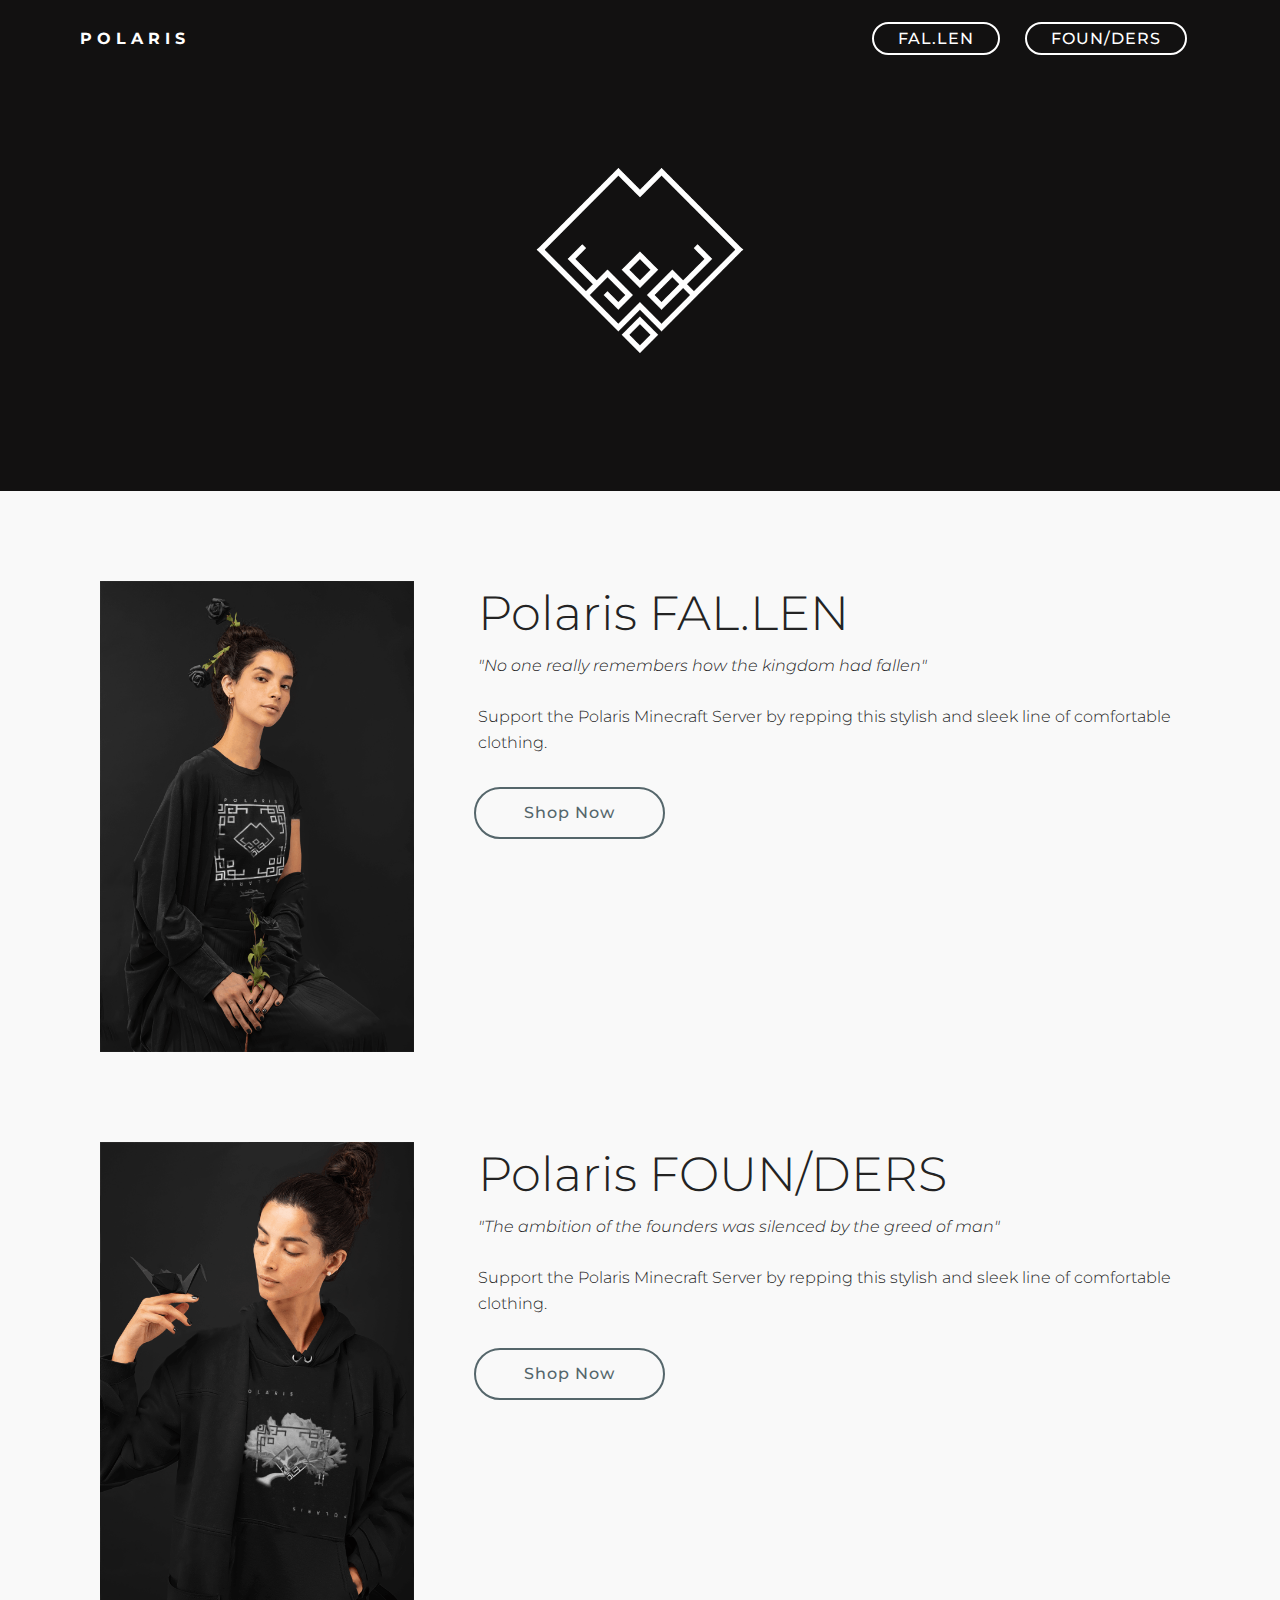
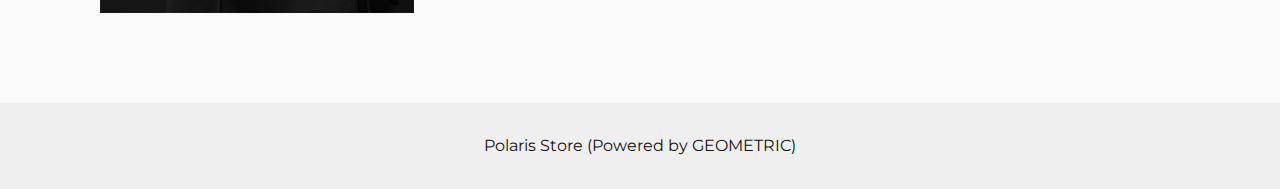
<file: index.html>
<!DOCTYPE html>
<html  >
<head>
  <!-- Site made with Mobirise Website Builder v5.0.17, https://mobirise.com -->
  <meta charset="UTF-8">
  <meta http-equiv="X-UA-Compatible" content="IE=edge">
  <meta name="generator" content="Mobirise v5.0.17, mobirise.com">
  <meta name="viewport" content="width=device-width, initial-scale=1, minimum-scale=1">
  <link rel="shortcut icon" href="assets/images/logo-transparent-white-128x128.png" type="image/x-icon">
  <meta name="description" content="">
  
  
  <title>Polaris Store</title>
  <link rel="stylesheet" href="assets/bootstrap/css/bootstrap.min.css">
  <link rel="stylesheet" href="assets/bootstrap/css/bootstrap-grid.min.css">
  <link rel="stylesheet" href="assets/bootstrap/css/bootstrap-reboot.min.css">
  <link rel="stylesheet" href="assets/tether/tether.min.css">
  <link rel="stylesheet" href="assets/dropdown/css/style.css">
  <link rel="stylesheet" href="assets/theme/css/style.css">
  <link rel="preload" as="style" href="assets/mobirise/css/mbr-additional.css"><link rel="stylesheet" href="assets/mobirise/css/mbr-additional.css" type="text/css">
  
  
  
  
</head>
<body>
  
  <section class="menu cid-rJxPPwLfWd" once="menu" id="menu1-5l">

    

    <nav class="navbar navbar-expand beta-menu navbar-dropdown align-items-center navbar-toggleable-sm bg-color transparent">
        <button class="navbar-toggler navbar-toggler-right" type="button" data-toggle="collapse" data-target="#navbarSupportedContent" aria-controls="navbarSupportedContent" aria-expanded="false" aria-label="Toggle navigation">
            <div class="hamburger">
                <span></span>
                <span></span>
                <span></span>
                <span></span>
            </div>
        </button>
        <div class="menu-logo">
            <div class="navbar-brand">
                
                <span class="navbar-caption-wrap"><a class="navbar-caption text-white display-4" href="index.html">P O L A R I S</a></span>
            </div>
        </div>
        <div class="collapse navbar-collapse" id="navbarSupportedContent">
            
            <div class="navbar-buttons mbr-section-btn"><a class="btn btn-sm btn-white-outline display-4" href="page1.html">FAL.LEN</a> <a class="btn btn-sm btn-white-outline display-4" href="page2.html">FOUN/DERS</a></div>
        </div>
    </nav>
</section>

<section class="engine"><a href="https://mobirise.info/f">easy web builder</a></section><section class="cid-s60LwPBQil" id="image1-6y">

    

    <figure class="mbr-figure container">
        <div class="image-block" style="width: 28%;">
            <img src="assets/images/logo-transparent-white-web-570x570.png" width="1400" alt="Mobirise" title="">
            
        </div>
    </figure>
</section>

<section class="services2 cid-s60LDEwqe7" id="services2-6z">
    <!---->
    
    <!---->
    <!--Overlay-->
    
    <!--Container-->
    <div class="container">
        <div class="col-md-12">
            <div class="media-container-row">
                <div class="mbr-figure" style="width: 35%;">
                    <img src="assets/images/fallen-tee-533x800.png" alt="Mobirise" title="">
                </div>
                <div class="align-left aside-content">
                    <h2 class="mbr-title pt-2 mbr-fonts-style display-2">Polaris FAL.LEN</h2>
                    <div class="mbr-section-text">
                        <p class="mbr-text text1 pt-2 mbr-light mbr-fonts-style display-7">
                            <em>"No one really remembers how the kingdom had fallen"</em><br><br>Support the Polaris Minecraft Server by repping this stylish and sleek line of comfortable clothing.</p>
                        
                    </div>
                    <!--Btn-->
                    <div class="mbr-section-btn pt-3 align-left"><a href="page1.html" class="btn btn-warning-outline display-4">Shop Now</a></div>
                </div>
            </div>
        </div>
    </div>
</section>

<section class="services2 cid-s60LE0pQtJ" id="services2-70">
    <!---->
    
    <!---->
    <!--Overlay-->
    
    <!--Container-->
    <div class="container">
        <div class="col-md-12">
            <div class="media-container-row">
                <div class="mbr-figure" style="width: 35%;">
                    <img src="assets/images/founders-hoodie-533x800.png" alt="Mobirise" title="">
                </div>
                <div class="align-left aside-content">
                    <h2 class="mbr-title pt-2 mbr-fonts-style display-2">
                        Polaris FOUN/DERS</h2>
                    <div class="mbr-section-text">
                        <p class="mbr-text text1 pt-2 mbr-light mbr-fonts-style display-7"><em>"The ambition of the founders was silenced by the greed of man"</em><br><br>Support the Polaris Minecraft Server by repping this stylish and sleek line of comfortable clothing.
                        </p>
                        
                    </div>
                    <!--Btn-->
                    <div class="mbr-section-btn pt-3 align-left"><a href="page2.html" class="btn btn-warning-outline display-4">Shop Now</a></div>
                </div>
            </div>
        </div>
    </div>
</section>

<section once="footers" class="cid-rHpaRxNrHQ" id="footer6-4i">

    

    

    <div class="container">
        <div class="media-container-row align-center mbr-white">
            <div class="col-12">
                <p class="mbr-text mb-0 mbr-fonts-style display-7">Polaris Store (Powered by GEOMETRIC)</p>
            </div>
        </div>
    </div>
</section>


  <script src="assets/web/assets/jquery/jquery.min.js"></script>
  <script src="assets/popper/popper.min.js"></script>
  <script src="assets/bootstrap/js/bootstrap.min.js"></script>
  <script src="assets/tether/tether.min.js"></script>
  <script src="assets/smoothscroll/smooth-scroll.js"></script>
  <script src="assets/dropdown/js/nav-dropdown.js"></script>
  <script src="assets/dropdown/js/navbar-dropdown.js"></script>
  <script src="assets/touchswipe/jquery.touch-swipe.min.js"></script>
  <script src="assets/theme/js/script.js"></script>
  <script src="assets/witsec-mailform/witsec-mailform.js"></script>
  
  
  
</body>
</html>
</file>
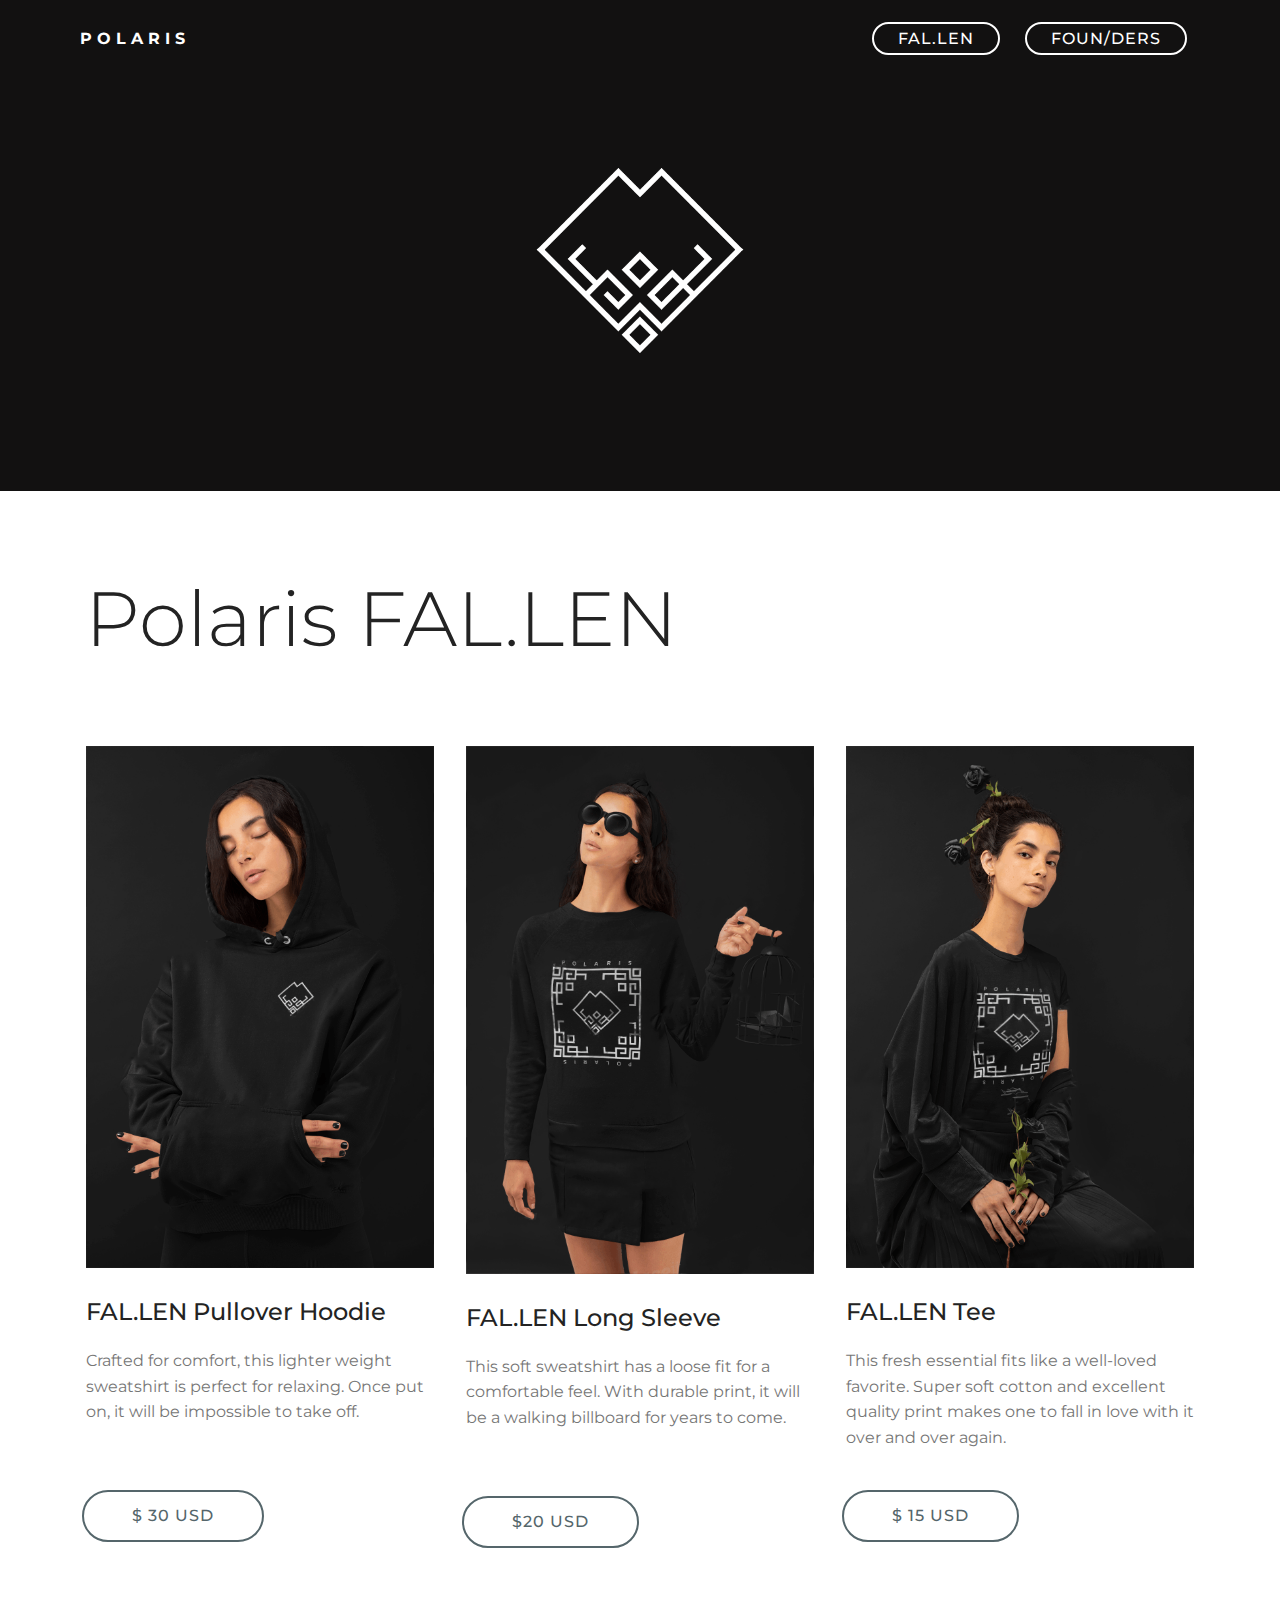
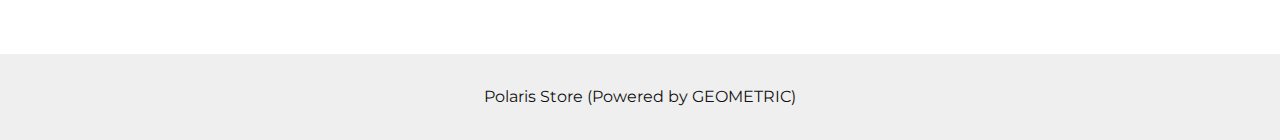
<file: page1.html>
<!DOCTYPE html>
<html  >
<head>
  <!-- Site made with Mobirise Website Builder v5.0.17, https://mobirise.com -->
  <meta charset="UTF-8">
  <meta http-equiv="X-UA-Compatible" content="IE=edge">
  <meta name="generator" content="Mobirise v5.0.17, mobirise.com">
  <meta name="viewport" content="width=device-width, initial-scale=1, minimum-scale=1">
  <link rel="shortcut icon" href="assets/images/logo-transparent-white-128x128.png" type="image/x-icon">
  <meta name="description" content="">
  
  
  <title>Polaris FAL.LEN</title>
  <link rel="stylesheet" href="assets/bootstrap/css/bootstrap.min.css">
  <link rel="stylesheet" href="assets/bootstrap/css/bootstrap-grid.min.css">
  <link rel="stylesheet" href="assets/bootstrap/css/bootstrap-reboot.min.css">
  <link rel="stylesheet" href="assets/tether/tether.min.css">
  <link rel="stylesheet" href="assets/dropdown/css/style.css">
  <link rel="stylesheet" href="assets/theme/css/style.css">
  <link rel="preload" as="style" href="assets/mobirise/css/mbr-additional.css"><link rel="stylesheet" href="assets/mobirise/css/mbr-additional.css" type="text/css">
  
  
  
  
</head>
<body>
  
  <section class="menu cid-rJxPPwLfWd" once="menu" id="menu1-72">

    

    <nav class="navbar navbar-expand beta-menu navbar-dropdown align-items-center navbar-toggleable-sm bg-color transparent">
        <button class="navbar-toggler navbar-toggler-right" type="button" data-toggle="collapse" data-target="#navbarSupportedContent" aria-controls="navbarSupportedContent" aria-expanded="false" aria-label="Toggle navigation">
            <div class="hamburger">
                <span></span>
                <span></span>
                <span></span>
                <span></span>
            </div>
        </button>
        <div class="menu-logo">
            <div class="navbar-brand">
                
                <span class="navbar-caption-wrap"><a class="navbar-caption text-white display-4" href="index.html">P O L A R I S</a></span>
            </div>
        </div>
        <div class="collapse navbar-collapse" id="navbarSupportedContent">
            
            <div class="navbar-buttons mbr-section-btn"><a class="btn btn-sm btn-white-outline display-4" href="page1.html">FAL.LEN</a> <a class="btn btn-sm btn-white-outline display-4" href="page2.html">FOUN/DERS</a></div>
        </div>
    </nav>
</section>

<section class="engine"><a href="https://mobirise.info/e">make your own site</a></section><section class="cid-s60NE6TdHy" id="image1-74">

    

    <figure class="mbr-figure container">
        <div class="image-block" style="width: 28%;">
            <img src="assets/images/logo-transparent-white-web-570x570.png" width="1400" alt="Mobirise" title="">
            
        </div>
    </figure>
</section>

<section class="services1 cid-s60NC7r3RW" id="services1-73">
    <!---->
    
    <!---->
    <!--Overlay-->
    
    <!--Container-->
    <div class="container">
        <div class="row justify-content-center">
            <!--Titles-->
            <div class="title pb-5 col-12">
                <h2 class="align-left pb-3 mbr-fonts-style display-1">Polaris FAL.LEN</h2>
                
            </div>
            <!--Card-1-->
            <div class="card col-12 col-md-6 p-3 col-lg-4">
                <div class="card-wrapper">
                    <div class="card-img">
                        <img src="assets/images/fallen-hoodie-533x800.png" alt="Mobirise" title="">
                    </div>
                    <div class="card-box">
                        <h4 class="card-title mbr-fonts-style display-5">
                            FAL.LEN Pullover Hoodie</h4>
                        <p class="mbr-text mbr-fonts-style display-7">
                            Crafted for comfort, this lighter weight sweatshirt is perfect for relaxing. Once put on, it will be impossible to take off.<br><br>
                        </p>
                        <!--Btn-->
                        <div class="mbr-section-btn align-left"><a href="https://checkout.square.site/buy/S3JGIKDN3V6LW2LPN2BSUJY5" class="btn btn-warning-outline display-4" target="_blank">
                                $ 30 USD</a></div>
                    </div>
                </div>
            </div>
            <!--Card-2-->
            <div class="card col-12 col-md-6 p-3 col-lg-4">
                <div class="card-wrapper">
                    <div class="card-img">
                        <img src="assets/images/fallen-long-sleeve-527x800.png" alt="Mobirise" title="">
                    </div>
                    <div class="card-box">
                        <h4 class="card-title mbr-fonts-style display-5">
                            FAL.LEN Long Sleeve</h4>
                        <p class="mbr-text mbr-fonts-style display-7">
                            This soft sweatshirt has a loose fit for a comfortable feel. With durable print, it will be a walking billboard for years to come.<br><br>
                        </p>
                        <!--Btn-->
                        <div class="mbr-section-btn align-left"><a href="https://checkout.square.site/buy/PLXSGSTFVQVN43OB3IPOSW5L" class="btn btn-warning-outline display-4" target="_blank">
                                $20 USD</a></div>
                    </div>
                </div>
            </div>
            <!--Card-3-->
            <div class="card col-12 col-md-6 p-3 col-lg-4 last-child">
                <div class="card-wrapper">
                    <div class="card-img">
                        <img src="assets/images/fallen-tee-533x800.png" alt="Mobirise" title="">
                    </div>
                    <div class="card-box">
                        <h4 class="card-title mbr-fonts-style display-5">
                            FAL.LEN Tee</h4>
                        <p class="mbr-text mbr-fonts-style display-7">
                            This fresh essential fits like a well-loved favorite. Super soft cotton and excellent quality print makes one to fall in love with it over and over again.
                        </p>
                        <!--Btn-->
                        <div class="mbr-section-btn align-left"><a href="https://checkout.square.site/buy/EJWHIBCYKGK46HZWLKCC4YDU" class="btn btn-warning-outline display-4" target="_blank">
                                $ 15 USD</a></div>
                    </div>
                </div>
            </div>
            <!--Card-4-->
            
        </div>
    </div>
</section>

<section once="footers" class="cid-rHpaRxNrHQ" id="footer6-71">

    

    

    <div class="container">
        <div class="media-container-row align-center mbr-white">
            <div class="col-12">
                <p class="mbr-text mb-0 mbr-fonts-style display-7">Polaris Store (Powered by GEOMETRIC)</p>
            </div>
        </div>
    </div>
</section>


  <script src="assets/web/assets/jquery/jquery.min.js"></script>
  <script src="assets/popper/popper.min.js"></script>
  <script src="assets/bootstrap/js/bootstrap.min.js"></script>
  <script src="assets/tether/tether.min.js"></script>
  <script src="assets/smoothscroll/smooth-scroll.js"></script>
  <script src="assets/dropdown/js/nav-dropdown.js"></script>
  <script src="assets/dropdown/js/navbar-dropdown.js"></script>
  <script src="assets/touchswipe/jquery.touch-swipe.min.js"></script>
  <script src="assets/theme/js/script.js"></script>
  <script src="assets/witsec-mailform/witsec-mailform.js"></script>
  
  
  
</body>
</html>
</file>
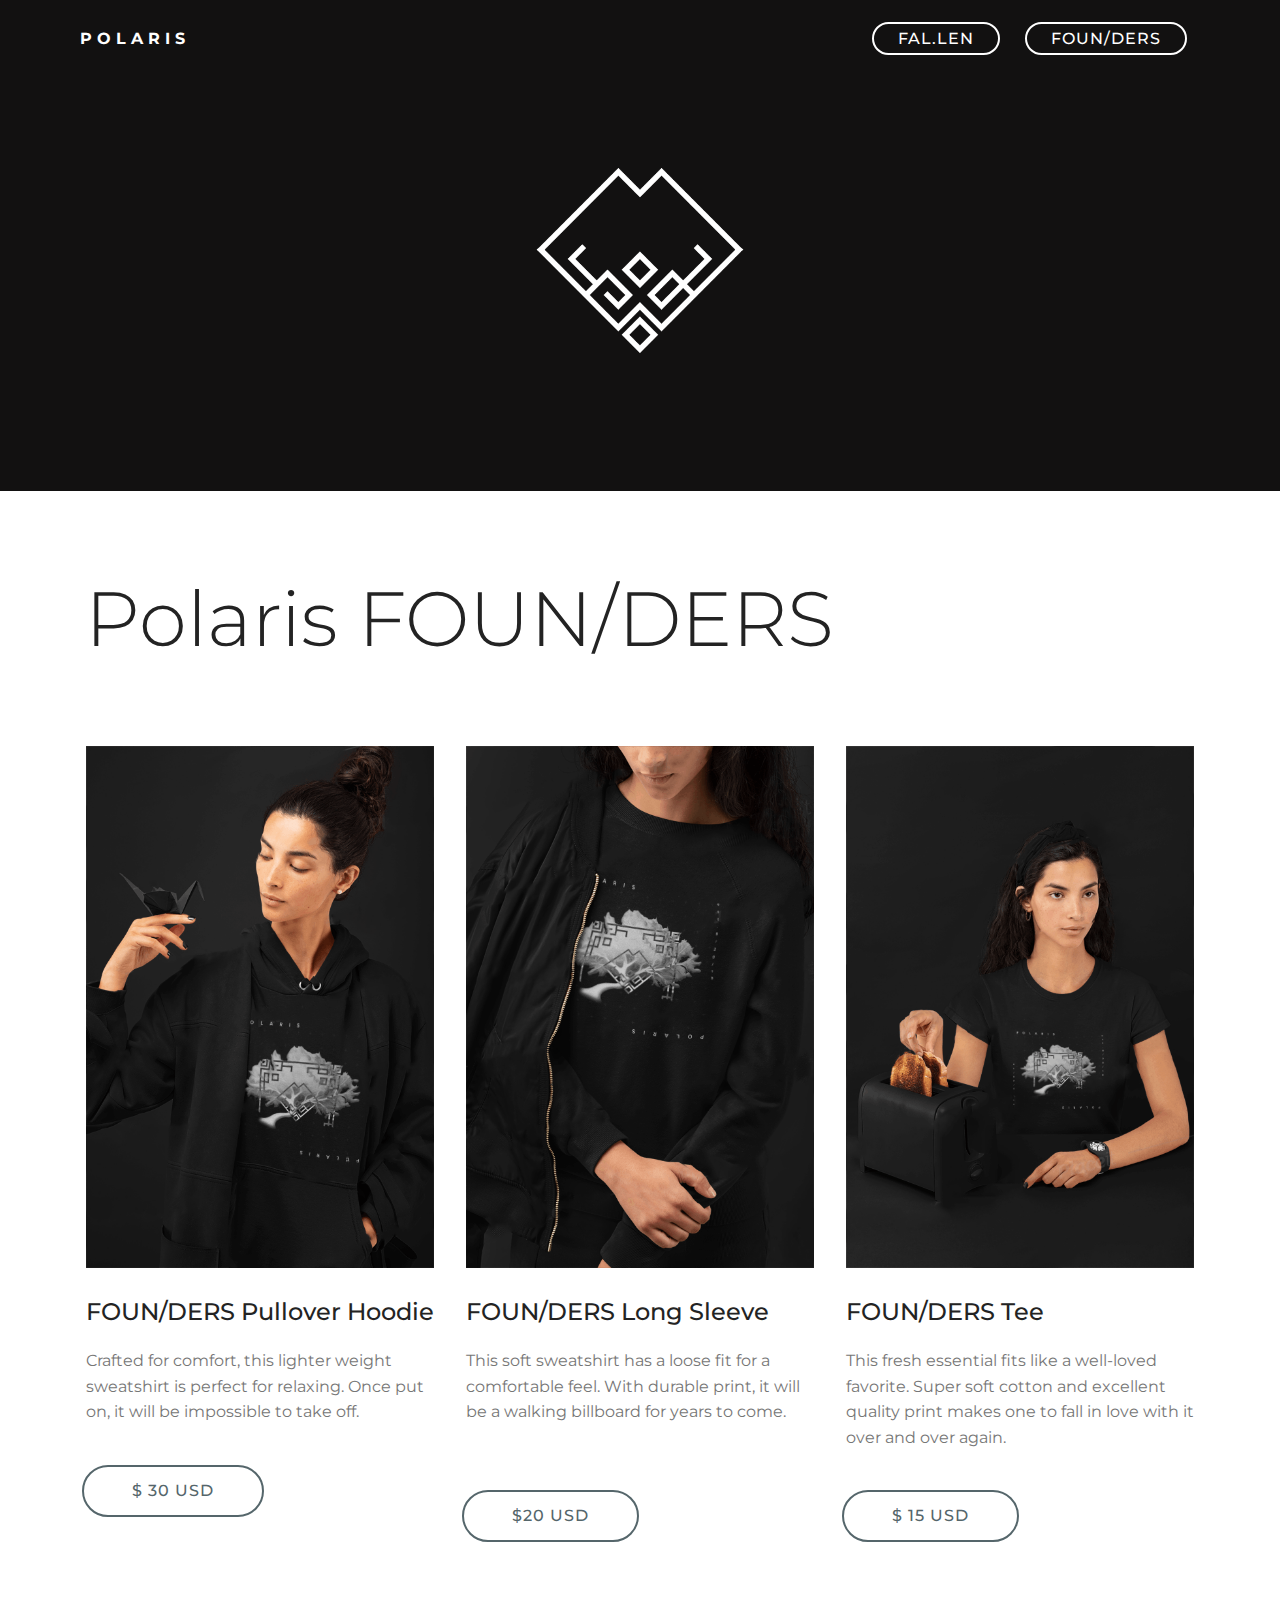
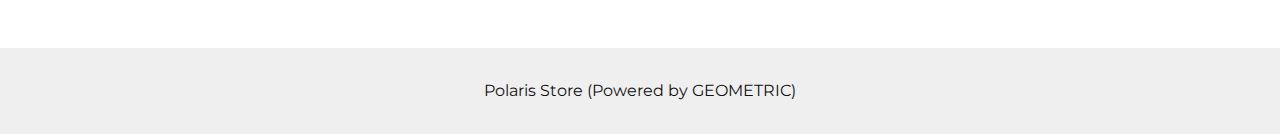
<file: page2.html>
<!DOCTYPE html>
<html  >
<head>
  <!-- Site made with Mobirise Website Builder v5.0.17, https://mobirise.com -->
  <meta charset="UTF-8">
  <meta http-equiv="X-UA-Compatible" content="IE=edge">
  <meta name="generator" content="Mobirise v5.0.17, mobirise.com">
  <meta name="viewport" content="width=device-width, initial-scale=1, minimum-scale=1">
  <link rel="shortcut icon" href="assets/images/logo-transparent-white-128x128.png" type="image/x-icon">
  <meta name="description" content="">
  
  
  <title>Polaris FOUN/DERS</title>
  <link rel="stylesheet" href="assets/bootstrap/css/bootstrap.min.css">
  <link rel="stylesheet" href="assets/bootstrap/css/bootstrap-grid.min.css">
  <link rel="stylesheet" href="assets/bootstrap/css/bootstrap-reboot.min.css">
  <link rel="stylesheet" href="assets/tether/tether.min.css">
  <link rel="stylesheet" href="assets/dropdown/css/style.css">
  <link rel="stylesheet" href="assets/theme/css/style.css">
  <link rel="preload" as="style" href="assets/mobirise/css/mbr-additional.css"><link rel="stylesheet" href="assets/mobirise/css/mbr-additional.css" type="text/css">
  
  
  
  
</head>
<body>
  
  <section class="menu cid-s60OD6HaL0" once="menu" id="menu1-78">

    

    <nav class="navbar navbar-expand beta-menu navbar-dropdown align-items-center navbar-toggleable-sm bg-color transparent">
        <button class="navbar-toggler navbar-toggler-right" type="button" data-toggle="collapse" data-target="#navbarSupportedContent" aria-controls="navbarSupportedContent" aria-expanded="false" aria-label="Toggle navigation">
            <div class="hamburger">
                <span></span>
                <span></span>
                <span></span>
                <span></span>
            </div>
        </button>
        <div class="menu-logo">
            <div class="navbar-brand">
                
                <span class="navbar-caption-wrap"><a class="navbar-caption text-white display-4" href="index.html">P O L A R I S</a></span>
            </div>
        </div>
        <div class="collapse navbar-collapse" id="navbarSupportedContent">
            
            <div class="navbar-buttons mbr-section-btn"><a class="btn btn-sm btn-white-outline display-4" href="page1.html">FAL.LEN</a> <a class="btn btn-sm btn-white-outline display-4" href="page2.html">FOUN/DERS</a></div>
        </div>
    </nav>
</section>

<section class="engine"><a href="https://mobirise.info/b">how to create a site for free</a></section><section class="cid-s60OD4cb1v" id="image1-75">

    

    <figure class="mbr-figure container">
        <div class="image-block" style="width: 28%;">
            <img src="assets/images/logo-transparent-white-web-570x570.png" width="1400" alt="Mobirise" title="">
            
        </div>
    </figure>
</section>

<section class="services1 cid-s60OD51lyT" id="services1-76">
    <!---->
    
    <!---->
    <!--Overlay-->
    
    <!--Container-->
    <div class="container">
        <div class="row justify-content-center">
            <!--Titles-->
            <div class="title pb-5 col-12">
                <h2 class="align-left pb-3 mbr-fonts-style display-1">Polaris FOUN/DERS</h2>
                
            </div>
            <!--Card-1-->
            <div class="card col-12 col-md-6 p-3 col-lg-4">
                <div class="card-wrapper">
                    <div class="card-img">
                        <img src="assets/images/founders-hoodie-533x800.png" alt="Mobirise" title="">
                    </div>
                    <div class="card-box">
                        <h4 class="card-title mbr-fonts-style display-5">FOUN/DERS Pullover Hoodie</h4>
                        <p class="mbr-text mbr-fonts-style display-7">
                            Crafted for comfort, this lighter weight sweatshirt is perfect for relaxing. Once put on, it will be impossible to take off.<br>
                        </p>
                        <!--Btn-->
                        <div class="mbr-section-btn align-left"><a href="https://checkout.square.site/buy/ZFTW3SNW6GA4RR42NUC33644" class="btn btn-warning-outline display-4" target="_blank">
                                $ 30 USD</a></div>
                    </div>
                </div>
            </div>
            <!--Card-2-->
            <div class="card col-12 col-md-6 p-3 col-lg-4">
                <div class="card-wrapper">
                    <div class="card-img">
                        <img src="assets/images/founders-long-sleeve-533x800.png" alt="Mobirise" title="">
                    </div>
                    <div class="card-box">
                        <h4 class="card-title mbr-fonts-style display-5">FOUN/DERS Long Sleeve</h4>
                        <p class="mbr-text mbr-fonts-style display-7">
                            This soft sweatshirt has a loose fit for a comfortable feel. With durable print, it will be a walking billboard for years to come.<br><br>
                        </p>
                        <!--Btn-->
                        <div class="mbr-section-btn align-left"><a href="https://checkout.square.site/buy/7LZPAJFAVXDWQUHO4SXD2XLB" class="btn btn-warning-outline display-4" target="_blank">
                                $20 USD</a></div>
                    </div>
                </div>
            </div>
            <!--Card-3-->
            <div class="card col-12 col-md-6 p-3 col-lg-4 last-child">
                <div class="card-wrapper">
                    <div class="card-img">
                        <img src="assets/images/founders-tee-533x800.png" alt="Mobirise" title="">
                    </div>
                    <div class="card-box">
                        <h4 class="card-title mbr-fonts-style display-5">FOUN/DERS Tee</h4>
                        <p class="mbr-text mbr-fonts-style display-7">
                            This fresh essential fits like a well-loved favorite. Super soft cotton and excellent quality print makes one to fall in love with it over and over again.
                        </p>
                        <!--Btn-->
                        <div class="mbr-section-btn align-left"><a href="https://checkout.square.site/buy/B3YYEEJASFBNPXXGF6KER2QQ" class="btn btn-warning-outline display-4" target="_blank">
                                $ 15 USD</a></div>
                    </div>
                </div>
            </div>
            <!--Card-4-->
            
        </div>
    </div>
</section>

<section once="footers" class="cid-s60OD6gCqX" id="footer6-77">

    

    

    <div class="container">
        <div class="media-container-row align-center mbr-white">
            <div class="col-12">
                <p class="mbr-text mb-0 mbr-fonts-style display-7">Polaris Store (Powered by GEOMETRIC)</p>
            </div>
        </div>
    </div>
</section>


  <script src="assets/web/assets/jquery/jquery.min.js"></script>
  <script src="assets/popper/popper.min.js"></script>
  <script src="assets/bootstrap/js/bootstrap.min.js"></script>
  <script src="assets/tether/tether.min.js"></script>
  <script src="assets/smoothscroll/smooth-scroll.js"></script>
  <script src="assets/dropdown/js/nav-dropdown.js"></script>
  <script src="assets/dropdown/js/navbar-dropdown.js"></script>
  <script src="assets/touchswipe/jquery.touch-swipe.min.js"></script>
  <script src="assets/theme/js/script.js"></script>
  <script src="assets/witsec-mailform/witsec-mailform.js"></script>
  
  
  
</body>
</html>
</file>
<file: assets/dropdown/css/style.css>
.navbar-dropdown {
  left: 0;
  padding: 0;
  position: absolute;
  right: 0;
  top: 0;
  transition: all 0.45s ease;
  z-index: 1030;
  background: #282828; }
  .navbar-dropdown .navbar-logo {
    margin-right: 0.8rem;
    transition: margin 0.3s ease-in-out;
    vertical-align: middle; }
    .navbar-dropdown .navbar-logo img {
      height: 3.125rem;
      transition: all 0.3s ease-in-out; }
    .navbar-dropdown .navbar-logo.mbr-iconfont {
      font-size: 3.125rem;
      line-height: 3.125rem; }
  .navbar-dropdown .navbar-caption {
    font-weight: 700;
    white-space: normal;
    vertical-align: -4px;
    line-height: 3.125rem !important; }
    .navbar-dropdown .navbar-caption, .navbar-dropdown .navbar-caption:hover {
      color: inherit;
      text-decoration: none; }
  .navbar-dropdown .mbr-iconfont + .navbar-caption {
    vertical-align: -1px; }
  .navbar-dropdown.navbar-fixed-top {
    position: fixed; }
  .navbar-dropdown .navbar-brand span {
    vertical-align: -4px; }
  .navbar-dropdown.bg-color.transparent {
    background: none; }
  .navbar-dropdown.navbar-short .navbar-brand {
    padding: 0.625rem 0; }
    .navbar-dropdown.navbar-short .navbar-brand span {
      vertical-align: -1px; }
  .navbar-dropdown.navbar-short .navbar-caption {
    line-height: 2.375rem !important;
    vertical-align: -2px; }
  .navbar-dropdown.navbar-short .navbar-logo {
    margin-right: 0.5rem; }
    .navbar-dropdown.navbar-short .navbar-logo img {
      height: 2.375rem; }
    .navbar-dropdown.navbar-short .navbar-logo.mbr-iconfont {
      font-size: 2.375rem;
      line-height: 2.375rem; }
  .navbar-dropdown.navbar-short .mbr-table-cell {
    height: 3.625rem; }
  .navbar-dropdown .navbar-close {
    left: 0.6875rem;
    position: fixed;
    top: 0.75rem;
    z-index: 1000; }
  .navbar-dropdown .hamburger-icon {
    content: "";
    display: inline-block;
    vertical-align: middle;
    width: 16px;
    -webkit-box-shadow: 0 -6px 0 1px #282828,0 0 0 1px #282828,0 6px 0 1px #282828;
    -moz-box-shadow: 0 -6px 0 1px #282828,0 0 0 1px #282828,0 6px 0 1px #282828;
    box-shadow: 0 -6px 0 1px #282828,0 0 0 1px #282828,0 6px 0 1px #282828; }

.dropdown-menu .dropdown-toggle[data-toggle="dropdown-submenu"]::after {
  border-bottom: 0.35em solid transparent;
  border-left: 0.35em solid;
  border-right: 0;
  border-top: 0.35em solid transparent;
  margin-left: 0.3rem; }

.dropdown-menu .dropdown-item:focus {
  outline: 0; }

.nav-dropdown {
  font-size: 0.75rem;
  font-weight: 500;
  height: auto !important; }
  .nav-dropdown .nav-btn {
    padding-left: 1rem; }
  .nav-dropdown .link {
    margin: .667em 1.667em;
    font-weight: 500;
    padding: 0;
    transition: color .2s ease-in-out; }
    .nav-dropdown .link.dropdown-toggle {
      margin-right: 2.583em; }
      .nav-dropdown .link.dropdown-toggle::after {
        margin-left: .25rem;
        border-top: 0.35em solid;
        border-right: 0.35em solid transparent;
        border-left: 0.35em solid transparent;
        border-bottom: 0; }
      .nav-dropdown .link.dropdown-toggle[aria-expanded="true"] {
        margin: 0;
        padding: 0.667em 3.263em  0.667em 1.667em; }
  .nav-dropdown .link::after,
  .nav-dropdown .dropdown-item::after {
    color: inherit; }
  .nav-dropdown .btn {
    font-size: 0.75rem;
    font-weight: 700;
    letter-spacing: 0;
    margin-bottom: 0;
    padding-left: 1.25rem;
    padding-right: 1.25rem; }
  .nav-dropdown .dropdown-menu {
    border-radius: 0;
    border: 0;
    left: 0;
    margin: 0;
    padding-bottom: 1.25rem;
    padding-top: 1.25rem;
    position: relative; }
  .nav-dropdown .dropdown-submenu {
    margin-left: 0.125rem;
    top: 0; }
  .nav-dropdown .dropdown-item {
    font-weight: 500;
    line-height: 2;
    padding: 0.3846em 4.615em 0.3846em 1.5385em;
    position: relative;
    transition: color .2s ease-in-out, background-color .2s ease-in-out; }
    .nav-dropdown .dropdown-item::after {
      margin-top: -0.3077em;
      position: absolute;
      right: 1.1538em;
      top: 50%; }
    .nav-dropdown .dropdown-item:focus, .nav-dropdown .dropdown-item:hover {
      background: none; }

@media (max-width: 767px) {
  .nav-dropdown.navbar-toggleable-sm {
    bottom: 0;
    display: none;
    left: 0;
    overflow-x: hidden;
    position: fixed;
    top: 0;
    transform: translateX(-100%);
    -ms-transform: translateX(-100%);
    -webkit-transform: translateX(-100%);
    width: 18.75rem;
    z-index: 999; } }
.nav-dropdown.navbar-toggleable-xl {
  bottom: 0;
  display: none;
  left: 0;
  overflow-x: hidden;
  position: fixed;
  top: 0;
  transform: translateX(-100%);
  -ms-transform: translateX(-100%);
  -webkit-transform: translateX(-100%);
  width: 18.75rem;
  z-index: 999; }

.nav-dropdown-sm {
  display: block !important;
  overflow-x: hidden;
  overflow: auto;
  padding-top: 3.875rem; }
  .nav-dropdown-sm::after {
    content: "";
    display: block;
    height: 3rem;
    width: 100%; }
  .nav-dropdown-sm.collapse.in ~ .navbar-close {
    display: block !important; }
  .nav-dropdown-sm.collapsing, .nav-dropdown-sm.collapse.in {
    transform: translateX(0);
    -ms-transform: translateX(0);
    -webkit-transform: translateX(0);
    transition: all 0.25s ease-out;
    -webkit-transition: all 0.25s ease-out;
    background: #282828; }
  .nav-dropdown-sm.collapsing[aria-expanded="false"] {
    transform: translateX(-100%);
    -ms-transform: translateX(-100%);
    -webkit-transform: translateX(-100%); }
  .nav-dropdown-sm .nav-item {
    display: block;
    margin-left: 0 !important;
    padding-left: 0; }
  .nav-dropdown-sm .link,
  .nav-dropdown-sm .dropdown-item {
    border-top: 1px dotted rgba(255, 255, 255, 0.1);
    font-size: 0.8125rem;
    line-height: 1.6;
    margin: 0 !important;
    padding: 0.875rem 2.4rem 0.875rem 1.5625rem !important;
    position: relative;
    white-space: normal; }
    .nav-dropdown-sm .link:focus, .nav-dropdown-sm .link:hover,
    .nav-dropdown-sm .dropdown-item:focus,
    .nav-dropdown-sm .dropdown-item:hover {
      background: rgba(0, 0, 0, 0.2) !important;
      color: #c0a375; }
  .nav-dropdown-sm .nav-btn {
    position: relative;
    padding: 1.5625rem 1.5625rem 0 1.5625rem; }
    .nav-dropdown-sm .nav-btn::before {
      border-top: 1px dotted rgba(255, 255, 255, 0.1);
      content: "";
      left: 0;
      position: absolute;
      top: 0;
      width: 100%; }
    .nav-dropdown-sm .nav-btn + .nav-btn {
      padding-top: 0.625rem; }
      .nav-dropdown-sm .nav-btn + .nav-btn::before {
        display: none; }
  .nav-dropdown-sm .btn {
    padding: 0.625rem 0; }
  .nav-dropdown-sm .dropdown-toggle[data-toggle="dropdown-submenu"]::after {
    margin-left: .25rem;
    border-top: 0.35em solid;
    border-right: 0.35em solid transparent;
    border-left: 0.35em solid transparent;
    border-bottom: 0; }
  .nav-dropdown-sm .dropdown-toggle[data-toggle="dropdown-submenu"][aria-expanded="true"]::after {
    border-top: 0;
    border-right: 0.35em solid transparent;
    border-left: 0.35em solid transparent;
    border-bottom: 0.35em solid; }
  .nav-dropdown-sm .dropdown-menu {
    margin: 0;
    padding: 0;
    position: relative;
    top: 0;
    left: 0;
    width: 100%;
    border: 0;
    float: none;
    border-radius: 0;
    background: none; }
  .nav-dropdown-sm .dropdown-submenu {
    left: 100%;
    margin-left: 0.125rem;
    margin-top: -1.25rem;
    top: 0; }

.navbar-toggleable-sm .nav-dropdown .dropdown-menu {
  position: absolute; }

.navbar-toggleable-sm .nav-dropdown .dropdown-submenu {
  left: 100%;
  margin-left: 0.125rem;
  margin-top: -1.25rem;
  top: 0; }

.navbar-toggleable-sm.opened .nav-dropdown .dropdown-menu {
  position: relative; }

.navbar-toggleable-sm.opened .nav-dropdown .dropdown-submenu {
  left: 0;
  margin-left: 00rem;
  margin-top: 0rem;
  top: 0; }

.is-builder .nav-dropdown.collapsing {
  transition: none !important; }

/*# sourceMappingURL=style.css.map */
</file>
<file: assets/theme/css/style.css>
/*!
 * Mobirise v4 theme (https://mobirise.com/)
 * Copyright 2017 Mobirise
 */
section {
  background-color: #eeeeee;
}

.form-control:focus {
  box-shadow: none;
}

:focus {
  outline: none;
}

body {
  font-style: normal;
  line-height: 1.5;
}

section,
.container,
.container-fluid {
  position: relative;
  word-wrap: break-word;
}

a.mbr-iconfont:hover {
  text-decoration: none;
}

.article .lead p,
.article .lead ul,
.article .lead ol,
.article .lead pre,
.article .lead blockquote {
  margin-bottom: 0;
}

ul,
ol,
pre,
blockquote {
  margin-bottom: 2.3125rem;
}

pre {
  background: #f4f4f4;
  padding: 10px 24px;
  white-space: pre-wrap;
}

.inactive {
  -webkit-user-select: none;
  -moz-user-select: none;
  -ms-user-select: none;
  user-select: none;
  pointer-events: none;
  -webkit-user-drag: none;
  user-drag: none;
}

.mbr-section__comments .row {
  justify-content: center;
  -webkit-justify-content: center;
}

a {
  font-style: normal;
  font-weight: 400;
  cursor: pointer;
}

a, a:hover {
  text-decoration: none;
}

figure {
  margin-bottom: 0;
}

body {
  color: #232323;
}

h1,
h2,
h3,
h4,
h5,
h6,
.h1,
.h2,
.h3,
.h4,
.h5,
.h6,
.display-1,
.display-2,
.display-3,
.display-4 {
  line-height: 1;
  word-break: break-word;
  word-wrap: break-word;
}

.mbr-section-title {
  font-style: normal;
  line-height: 1.2;
}

.mbr-section-subtitle {
  line-height: 1.3;
}

.mbr-text {
  font-style: normal;
  line-height: 1.6;
}

b,
strong {
  font-weight: bold;
}

blockquote {
  padding: 10px 0 10px 20px;
  position: relative;
  border-left: 2px solid;
  border-color: #ff3366;
}

input:-webkit-autofill, input:-webkit-autofill:hover, input:-webkit-autofill:focus, input:-webkit-autofill:active {
  transition-delay: 9999s;
  transition-property: background-color, color;
}

textarea[type='hidden'] {
  display: none;
}

body {
  position: relative;
}

section {
  background-position: 50% 50%;
  background-repeat: no-repeat;
  background-size: cover;
}

section .mbr-background-video,
section .mbr-background-video-preview {
  position: absolute;
  bottom: 0;
  left: 0;
  right: 0;
  top: 0;
}

.hidden {
  visibility: hidden;
}

.mbr-z-index20 {
  z-index: 20;
}

/*! Base colors */
.mbr-white {
  color: #ffffff;
}

.mbr-black {
  color: #000000;
}

.mbr-bg-white {
  background-color: #ffffff;
}

.mbr-bg-black {
  background-color: #000000;
}

/*! Text-aligns */
.align-left {
  text-align: left;
}

.align-center {
  text-align: center;
}

.align-right {
  text-align: right;
}

@media (max-width: 767px) {
  .align-left,
  .align-center,
  .align-right,
  .mbr-section-btn,
  .mbr-section-title {
    text-align: center;
  }
}

/*! Font-weight  */
.mbr-light {
  font-weight: 300;
}

.mbr-regular {
  font-weight: 400;
}

.mbr-semibold {
  font-weight: 500;
}

.mbr-bold {
  font-weight: 700;
}

/*! Media  */
.media-size-item {
  -moz-flex: 1 1 auto;
  -o-flex: 1 1 auto;
  flex: 1 1 auto;
}

.media-content {
  flex-basis: 100%;
}

.media-container-row {
  display: flex;
  flex-direction: row;
  flex-wrap: wrap;
  justify-content: center;
  align-content: center;
  align-items: start;
}

.media-container-row .media-size-item {
  width: 400px;
}

.media-container-column {
  display: flex;
  flex-direction: column;
  flex-wrap: wrap;
  justify-content: center;
  align-content: center;
  align-items: stretch;
}

.media-container-column > * {
  width: 100%;
}

@media (min-width: 992px) {
  .media-container-row {
    flex-wrap: nowrap;
  }
}

figure {
  overflow: hidden;
}

figure[mbr-media-size] {
  transition: width 0.1s;
}

.mbr-figure img,
.mbr-figure iframe {
  display: block;
  width: 100%;
}

.card {
  background-color: transparent;
  border: none;
}

.card-box {
  width: 100%;
}

.card-img {
  text-align: center;
  flex-shrink: 0;
  -webkit-flex-shrink: 0;
}

.media {
  max-width: 100%;
  margin: 0 auto;
}

.mbr-figure {
  -ms-grid-row-align: center;
  align-self: center;
}

.media-container > div {
  max-width: 100%;
}

.mbr-figure img,
.card-img img {
  width: 100%;
}

@media (max-width: 991px) {
  .media-size-item {
    width: auto !important;
  }
  .media {
    width: auto;
  }
  .mbr-figure {
    width: 100% !important;
  }
}

/*! Buttons */
.btn {
  font-weight: 500;
  border-width: 2px;
  font-style: normal;
  letter-spacing: 1px;
  margin: .4rem .8rem;
  white-space: normal;
  transition: all .3s ease-in-out;
  display: inline-flex;
  align-items: center;
  justify-content: center;
  word-break: break-word;
  -webkit-align-items: center;
  -webkit-justify-content: center;
  display: -webkit-inline-flex;
}

.btn-sm {
  font-weight: 500;
  letter-spacing: 1px;
  transition: all .3s ease-in-out;
}

.btn-md {
  font-weight: 500;
  letter-spacing: 1px;
  margin: .4rem .8rem !important;
  transition: all .3s ease-in-out;
}

.btn-lg {
  font-weight: 500;
  letter-spacing: 1px;
  margin: .4rem .8rem !important;
  transition: all .3s ease-in-out;
}

.mbr-section-btn {
  margin-left: -0.25rem;
  margin-right: -0.25rem;
  font-size: 0;
}

nav .mbr-section-btn {
  margin-left: 0rem;
  margin-right: 0rem;
}

.btn-form {
  border-radius: 0;
}

.btn-form:hover {
  cursor: pointer;
}

/*! Btn icon margin */
.btn .mbr-iconfont,
.btn.btn-sm .mbr-iconfont {
  cursor: pointer;
  margin-right: 0.5rem;
}

.btn.btn-md .mbr-iconfont,
.btn.btn-md .mbr-iconfont {
  margin-right: 0.8rem;
}

.mbr-regular {
  font-weight: 400;
}

.mbr-semibold {
  font-weight: 500;
}

.mbr-bold {
  font-weight: 700;
}

[type='submit'] {
  -webkit-appearance: none;
}

/*! Full-screen */
.mbr-fullscreen .mbr-overlay {
  min-height: 100vh;
}

.mbr-fullscreen {
  display: flex;
  display: -moz-flex;
  display: -ms-flex;
  display: -o-flex;
  align-items: center;
  -webkit-align-items: center;
  min-height: 100vh;
  padding-top: 3rem;
  padding-bottom: 3rem;
}

/*! Map */
.map {
  height: 25rem;
  position: relative;
}

.map iframe {
  width: 100%;
  height: 100%;
}

.mbr-overlay {
  background-color: #000;
  bottom: 0;
  left: 0;
  opacity: .5;
  position: absolute;
  right: 0;
  top: 0;
  z-index: 0;
  pointer-events: none;
}

/* Form */
blockquote {
  font-style: italic;
  padding: 10px 0 10px 20px;
  font-size: 1.09rem;
  position: relative;
  border-width: 3px;
}

.form-control {
  background-color: #f5f5f5;
  box-shadow: none;
  color: #565656;
  line-height: 1.43;
  min-height: 3.5em;
  padding: 1.07em .5em;
}

.form-control, .form-control:focus {
  border: 1px solid #e8e8e8;
}

.form-active .form-control:invalid {
  border-color: red;
}

.form-control-label {
  position: relative;
  cursor: pointer;
  margin-bottom: .357em;
  padding: 0;
}

.alert {
  color: #ffffff;
  border-radius: 0;
  border: 0;
  font-size: .875rem;
  line-height: 1.5;
  margin-bottom: 1.875rem;
  padding: 1.25rem;
  position: relative;
}

.alert.alert-form::after {
  background-color: inherit;
  bottom: -7px;
  content: "";
  display: block;
  height: 14px;
  left: 50%;
  margin-left: -7px;
  position: absolute;
  transform: rotate(45deg);
  width: 14px;
  -webkit-transform: rotate(45deg);
}

.form-asterisk {
  font-family: initial;
  position: absolute;
  top: -2px;
  font-weight: normal;
}

/*! Scroll to top arrow */
#scrollToTop a i:before {
  content: '';
  position: absolute;
  height: 40%;
  top: 25%;
  background: #fff;
  width: 2px;
  left: calc(50% - 1px);
}

#scrollToTop a i:after {
  content: '';
  position: absolute;
  display: block;
  border-top: 2px solid #fff;
  border-right: 2px solid #fff;
  width: 40%;
  height: 40%;
  left: 30%;
  bottom: 30%;
  transform: rotate(135deg);
  -webkit-transform: rotate(135deg);
}

.mbr-arrow-up {
  bottom: 25px;
  right: 90px;
  position: fixed;
  text-align: right;
  z-index: 5000;
  color: #ffffff;
  font-size: 32px;
  transform: rotate(180deg);
  -webkit-transform: rotate(180deg);
}

.mbr-arrow-up a {
  background: rgba(0, 0, 0, 0.2);
  border-radius: 3px;
  color: #fff;
  display: inline-block;
  height: 60px;
  width: 60px;
  outline-style: none !important;
  position: relative;
  text-decoration: none;
  transition: all 0.3s ease-in-out;
  cursor: pointer;
  text-align: center;
}

.mbr-arrow-up a:hover {
  background-color: rgba(0, 0, 0, 0.4);
}

.mbr-arrow-up a i {
  line-height: 60px;
}

.mbr-arrow-up-icon {
  display: block;
  color: #fff;
}

.mbr-arrow-up-icon::before {
  content: '\203a';
  display: inline-block;
  font-family: serif;
  font-size: 32px;
  line-height: 1;
  font-style: normal;
  position: relative;
  top: 6px;
  left: -4px;
  -webkit-transform: rotate(-90deg);
  transform: rotate(-90deg);
}

/*! Arrow Down */
.mbr-arrow {
  position: absolute;
  bottom: 45px;
  left: 50%;
  width: 60px;
  height: 60px;
  cursor: pointer;
  background-color: rgba(80, 80, 80, 0.5);
  border-radius: 50%;
  -webkit-transform: translateX(-50%);
  transform: translateX(-50%);
}

.mbr-arrow > a {
  display: inline-block;
  text-decoration: none;
  outline-style: none;
  -webkit-animation: arrowdown 1.7s ease-in-out infinite;
  animation: arrowdown 1.7s ease-in-out infinite;
}

.mbr-arrow > a > i {
  position: absolute;
  top: -2px;
  left: 15px;
  font-size: 2rem;
}

@keyframes arrowdown {
  0% {
    transform: translateY(0px);
    -webkit-transform: translateY(0px);
  }
  50% {
    transform: translateY(-5px);
    -webkit-transform: translateY(-5px);
  }
  100% {
    transform: translateY(0px);
    -webkit-transform: translateY(0px);
  }
}

@-webkit-keyframes arrowdown {
  0% {
    transform: translateY(0px);
    -webkit-transform: translateY(0px);
  }
  50% {
    transform: translateY(-5px);
    -webkit-transform: translateY(-5px);
  }
  100% {
    transform: translateY(0px);
    -webkit-transform: translateY(0px);
  }
}

@media (max-width: 500px) {
  .mbr-arrow-up {
    left: 50%;
    right: auto;
    transform: translateX(-50%) rotate(180deg);
    -webkit-transform: translateX(-50%) rotate(180deg);
  }
}

/*Gradients animation*/
@keyframes gradient-animation {
  from {
    background-position: 0% 100%;
    -webkit-animation-timing-function: ease-in-out;
            animation-timing-function: ease-in-out;
  }
  to {
    background-position: 100% 0%;
    -webkit-animation-timing-function: ease-in-out;
            animation-timing-function: ease-in-out;
  }
}

@-webkit-keyframes gradient-animation {
  from {
    background-position: 0% 100%;
    -webkit-animation-timing-function: ease-in-out;
            animation-timing-function: ease-in-out;
  }
  to {
    background-position: 100% 0%;
    -webkit-animation-timing-function: ease-in-out;
            animation-timing-function: ease-in-out;
  }
}

.bg-gradient {
  background-size: 200% 200%;
  animation: gradient-animation 5s infinite alternate;
  -webkit-animation: gradient-animation 5s infinite alternate;
}

.menu .navbar-brand {
  display: -webkit-flex;
}

.menu .navbar-brand span {
  display: flex;
  display: -webkit-flex;
}

.menu .navbar-brand .navbar-caption-wrap {
  display: -webkit-flex;
}

.menu .navbar-brand .navbar-logo img {
  display: -webkit-flex;
}

@media (min-width: 768px) and (max-width: 1023px) {
  .menu .navbar-toggleable-sm .navbar-nav {
    display: -ms-flexbox;
  }
}

@media (max-width: 1023px) {
  .menu .navbar-collapse {
    max-height: 93.5vh;
  }
  .menu .navbar-collapse.show {
    overflow: auto;
  }
}

@media (min-width: 1024px) {
  .menu .navbar-nav.nav-dropdown {
    display: -webkit-flex;
  }
  .menu .navbar-toggleable-sm .navbar-collapse {
    display: -webkit-flex !important;
  }
  .menu .collapsed .navbar-collapse {
    max-height: 93.5vh;
  }
  .menu .collapsed .navbar-collapse.show {
    overflow: auto;
  }
}

@media (max-width: 767px) {
  .menu .navbar-collapse {
    max-height: 80vh;
  }
}

/* Others*/
.note-check a[data-value=Rubik] {
  font-style: normal;
}

.mbr-arrow a {
  color: #ffffff;
}

@media (max-width: 767px) {
  .mbr-arrow {
    display: none;
  }
}

.navbar {
  display: -webkit-flex;
  -webkit-flex-wrap: wrap;
  -webkit-align-items: center;
  -webkit-justify-content: space-between;
}

.navbar-collapse {
  -webkit-flex-basis: 100%;
  -webkit-flex-grow: 1;
  -webkit-align-items: center;
}

.nav-dropdown .link {
  padding: 0.667em 1.667em !important;
  margin: 0 !important;
}

.nav {
  display: -webkit-flex;
  -webkit-flex-wrap: wrap;
}

.row {
  display: -webkit-flex;
  -webkit-flex-wrap: wrap;
}

.justify-content-center {
  -webkit-justify-content: center;
}

.form-inline {
  display: -webkit-flex;
  -webkit-align-items: center;
}

.card-wrapper {
  -webkit-flex: 1;
}

.carousel-control {
  z-index: 10;
  display: -webkit-flex;
  -webkit-align-items: center;
  -webkit-justify-content: center;
}

.carousel-controls {
  display: -webkit-flex;
}

.media {
  display: -webkit-flex;
}

.form-group:focus {
  outline: none;
}

.jq-selectbox__select {
  padding: 1.07em 0.5em;
  position: absolute;
  top: 0;
  left: 0;
  width: 100%;
}

.jq-selectbox__dropdown {
  position: absolute;
  top: 100%;
  left: 0 !important;
  width: 100% !important;
}

.jq-selectbox__trigger-arrow {
  -webkit-transform: translateY(-50%);
          transform: translateY(-50%);
}

.jq-selectbox li {
  padding: 1.07em 0.5em;
}

input[type='range'] {
  padding-left: 0 !important;
  padding-right: 0 !important;
}

.modal-dialog,
.modal-content {
  height: 100%;
}

.modal-dialog .carousel-inner {
  height: calc(100vh - 1.75rem);
}

@media (max-width: 575px) {
  .modal-dialog .carousel-inner {
    height: calc(100vh - 1rem);
  }
}

.carousel-item {
  text-align: center;
}

.carousel-item img {
  margin: auto;
}

.navbar-toggler {
  align-self: flex-start;
  padding: 0.25rem 0.75rem;
  font-size: 1.25rem;
  line-height: 1;
  background: transparent;
  border: 1px solid transparent;
  border-radius: 0.25rem;
}

.navbar-toggler:focus,
.navbar-toggler:hover {
  text-decoration: none;
}

.navbar-toggler-icon {
  display: inline-block;
  width: 1.5em;
  height: 1.5em;
  vertical-align: middle;
  content: '';
  background: no-repeat center center;
  background-size: 100% 100%;
}

.navbar-toggler-left {
  position: absolute;
  left: 1rem;
}

.navbar-toggler-right {
  position: absolute;
  right: 1rem;
}

@media (max-width: 575px) {
  .navbar-toggleable .navbar-nav .dropdown-menu {
    position: static;
    float: none;
  }
  .navbar-toggleable > .container {
    padding-right: 0;
    padding-left: 0;
  }
}

@media (min-width: 576px) {
  .navbar-toggleable {
    flex-direction: row;
    flex-wrap: nowrap;
    align-items: center;
  }
  .navbar-toggleable .navbar-nav {
    flex-direction: row;
  }
  .navbar-toggleable .navbar-nav .nav-link {
    padding-right: 0.5rem;
    padding-left: 0.5rem;
  }
  .navbar-toggleable > .container {
    display: flex;
    flex-wrap: nowrap;
    align-items: center;
  }
  .navbar-toggleable .navbar-collapse {
    display: flex !important;
    width: 100%;
  }
  .navbar-toggleable .navbar-toggler {
    display: none;
  }
}

@media (max-width: 767px) {
  .navbar-toggleable-sm .navbar-nav .dropdown-menu {
    position: static;
    float: none;
  }
  .navbar-toggleable-sm > .container {
    padding-right: 0;
    padding-left: 0;
  }
}

@media (min-width: 768px) {
  .navbar-toggleable-sm {
    flex-direction: row;
    flex-wrap: nowrap;
    align-items: center;
  }
  .navbar-toggleable-sm .navbar-nav {
    flex-direction: row;
  }
  .navbar-toggleable-sm .navbar-nav .nav-link {
    padding-right: 0.5rem;
    padding-left: 0.5rem;
  }
  .navbar-toggleable-sm > .container {
    display: flex;
    flex-wrap: nowrap;
    align-items: center;
  }
  .navbar-toggleable-sm .navbar-collapse {
    display: none;
    width: 100%;
  }
  .navbar-toggleable-sm .navbar-toggler {
    display: none;
  }
}

@media (max-width: 1023px) {
  .navbar-toggleable-md .navbar-nav .dropdown-menu {
    position: static;
    float: none;
  }
  .navbar-toggleable-md > .container {
    padding-right: 0;
    padding-left: 0;
  }
}

@media (min-width: 1024px) {
  .navbar-toggleable-md {
    flex-direction: row;
    flex-wrap: nowrap;
    align-items: center;
  }
  .navbar-toggleable-md .navbar-nav {
    flex-direction: row;
  }
  .navbar-toggleable-md .navbar-nav .nav-link {
    padding-right: 0.5rem;
    padding-left: 0.5rem;
  }
  .navbar-toggleable-md > .container {
    display: flex;
    flex-wrap: nowrap;
    align-items: center;
  }
  .navbar-toggleable-md .navbar-collapse {
    display: flex !important;
    width: 100%;
  }
  .navbar-toggleable-md .navbar-toggler {
    display: none;
  }
}

@media (max-width: 1199px) {
  .navbar-toggleable-lg .navbar-nav .dropdown-menu {
    position: static;
    float: none;
  }
  .navbar-toggleable-lg > .container {
    padding-right: 0;
    padding-left: 0;
  }
}

@media (min-width: 1200px) {
  .navbar-toggleable-lg {
    flex-direction: row;
    flex-wrap: nowrap;
    align-items: center;
  }
  .navbar-toggleable-lg .navbar-nav {
    flex-direction: row;
  }
  .navbar-toggleable-lg .navbar-nav .nav-link {
    padding-right: 0.5rem;
    padding-left: 0.5rem;
  }
  .navbar-toggleable-lg > .container {
    display: flex;
    flex-wrap: nowrap;
    align-items: center;
  }
  .navbar-toggleable-lg .navbar-collapse {
    display: flex !important;
    width: 100%;
  }
  .navbar-toggleable-lg .navbar-toggler {
    display: none;
  }
}

.navbar-toggleable-xl {
  flex-direction: row;
  flex-wrap: nowrap;
  align-items: center;
}

.navbar-toggleable-xl .navbar-nav .dropdown-menu {
  position: static;
  float: none;
}

.navbar-toggleable-xl > .container {
  padding-right: 0;
  padding-left: 0;
}

.navbar-toggleable-xl .navbar-nav {
  flex-direction: row;
}

.navbar-toggleable-xl .navbar-nav .nav-link {
  padding-right: 0.5rem;
  padding-left: 0.5rem;
}

.navbar-toggleable-xl > .container {
  display: flex;
  flex-wrap: nowrap;
  align-items: center;
}

.navbar-toggleable-xl .navbar-collapse {
  display: flex !important;
  width: 100%;
}

.navbar-toggleable-xl .navbar-toggler {
  display: none;
}

.card-img {
  width: auto;
}

.menu .navbar.collapsed:not(.beta-menu) {
  flex-direction: column;
}

.carousel-item.active,
.carousel-item-next,
.carousel-item-prev {
  display: flex;
}

.note-air-layout .dropup .dropdown-menu,
.note-air-layout .navbar-fixed-bottom .dropdown .dropdown-menu {
  bottom: initial !important;
}

html,
body {
  height: auto;
  min-height: 100vh;
}

.dropup .dropdown-toggle::after {
  display: none;
}
.engine {
	position: absolute;
	text-indent: -2400px;
	text-align: center;
	padding: 0;
	top: 0;
	left: -2400px;
}
</file>
<file: assets/mobirise/css/mbr-additional.css>
@import url(https://fonts.googleapis.com/css?family=Montserrat:100,100i,200,200i,300,300i,400,400i,500,500i,600,600i,700,700i,800,800i,900,900i&display=swap);





body {
  font-family: Rubik;
}
.display-1 {
  font-family: 'Montserrat', sans-serif;
  font-size: 4.8rem;
  font-display: swap;
}
.display-1 > .mbr-iconfont {
  font-size: 7.68rem;
}
.display-2 {
  font-family: 'Montserrat', sans-serif;
  font-size: 3rem;
  font-display: swap;
}
.display-2 > .mbr-iconfont {
  font-size: 4.8rem;
}
.display-4 {
  font-family: 'Montserrat', sans-serif;
  font-size: 1rem;
  font-display: swap;
}
.display-4 > .mbr-iconfont {
  font-size: 1.6rem;
}
.display-5 {
  font-family: 'Montserrat', sans-serif;
  font-size: 1.5rem;
  font-display: swap;
}
.display-5 > .mbr-iconfont {
  font-size: 2.4rem;
}
.display-7 {
  font-family: 'Montserrat', sans-serif;
  font-size: 1rem;
  font-display: swap;
}
.display-7 > .mbr-iconfont {
  font-size: 1.6rem;
}
/* ---- Fluid typography for mobile devices ---- */
/* 1.4 - font scale ratio ( bootstrap == 1.42857 ) */
/* 100vw - current viewport width */
/* (48 - 20)  48 == 48rem == 768px, 20 == 20rem == 320px(minimal supported viewport) */
/* 0.65 - min scale variable, may vary */
@media (max-width: 768px) {
  .display-1 {
    font-size: 3.84rem;
    font-size: calc( 2.33rem + (4.8 - 2.33) * ((100vw - 20rem) / (48 - 20)));
    line-height: calc( 1.4 * (2.33rem + (4.8 - 2.33) * ((100vw - 20rem) / (48 - 20))));
  }
  .display-2 {
    font-size: 2.4rem;
    font-size: calc( 1.7rem + (3 - 1.7) * ((100vw - 20rem) / (48 - 20)));
    line-height: calc( 1.4 * (1.7rem + (3 - 1.7) * ((100vw - 20rem) / (48 - 20))));
  }
  .display-4 {
    font-size: 0.8rem;
    font-size: calc( 1rem + (1 - 1) * ((100vw - 20rem) / (48 - 20)));
    line-height: calc( 1.4 * (1rem + (1 - 1) * ((100vw - 20rem) / (48 - 20))));
  }
  .display-5 {
    font-size: 1.2rem;
    font-size: calc( 1.175rem + (1.5 - 1.175) * ((100vw - 20rem) / (48 - 20)));
    line-height: calc( 1.4 * (1.175rem + (1.5 - 1.175) * ((100vw - 20rem) / (48 - 20))));
  }
}
/* Buttons */
.btn {
  padding: 1rem 3rem;
  border-radius: 3px;
}
.btn-sm {
  padding: 0.6rem 1.5rem;
  border-radius: 3px;
}
.btn-md {
  padding: 1rem 3rem;
  border-radius: 3px;
}
.btn-lg {
  padding: 1.2rem 3.2rem;
  border-radius: 3px;
}
.bg-primary {
  background-color: #173296 !important;
}
.bg-success {
  background-color: #f7ed4a !important;
}
.bg-info {
  background-color: #0cf561 !important;
}
.bg-warning {
  background-color: #879a9f !important;
}
.bg-danger {
  background-color: #ffffff !important;
}
.btn-primary,
.btn-primary:active {
  background-color: #173296 !important;
  border-color: #173296 !important;
  color: #ffffff !important;
}
.btn-primary:hover,
.btn-primary:focus,
.btn-primary.focus,
.btn-primary.active {
  color: #ffffff !important;
  background-color: #0d1c54 !important;
  border-color: #0d1c54 !important;
}
.btn-primary.disabled,
.btn-primary:disabled {
  color: #ffffff !important;
  background-color: #0d1c54 !important;
  border-color: #0d1c54 !important;
}
.btn-secondary,
.btn-secondary:active {
  background-color: #ff0040 !important;
  border-color: #ff0040 !important;
  color: #ffffff !important;
}
.btn-secondary:hover,
.btn-secondary:focus,
.btn-secondary.focus,
.btn-secondary.active {
  color: #ffffff !important;
  background-color: #b3002d !important;
  border-color: #b3002d !important;
}
.btn-secondary.disabled,
.btn-secondary:disabled {
  color: #ffffff !important;
  background-color: #b3002d !important;
  border-color: #b3002d !important;
}
.btn-info,
.btn-info:active {
  background-color: #0cf561 !important;
  border-color: #0cf561 !important;
  color: #000201 !important;
}
.btn-info:hover,
.btn-info:focus,
.btn-info.focus,
.btn-info.active {
  color: #000201 !important;
  background-color: #07ad44 !important;
  border-color: #07ad44 !important;
}
.btn-info.disabled,
.btn-info:disabled {
  color: #000201 !important;
  background-color: #07ad44 !important;
  border-color: #07ad44 !important;
}
.btn-success,
.btn-success:active {
  background-color: #f7ed4a !important;
  border-color: #f7ed4a !important;
  color: #3f3c03 !important;
}
.btn-success:hover,
.btn-success:focus,
.btn-success.focus,
.btn-success.active {
  color: #3f3c03 !important;
  background-color: #eadd0a !important;
  border-color: #eadd0a !important;
}
.btn-success.disabled,
.btn-success:disabled {
  color: #3f3c03 !important;
  background-color: #eadd0a !important;
  border-color: #eadd0a !important;
}
.btn-warning,
.btn-warning:active {
  background-color: #879a9f !important;
  border-color: #879a9f !important;
  color: #ffffff !important;
}
.btn-warning:hover,
.btn-warning:focus,
.btn-warning.focus,
.btn-warning.active {
  color: #ffffff !important;
  background-color: #617479 !important;
  border-color: #617479 !important;
}
.btn-warning.disabled,
.btn-warning:disabled {
  color: #ffffff !important;
  background-color: #617479 !important;
  border-color: #617479 !important;
}
.btn-danger,
.btn-danger:active {
  background-color: #ffffff !important;
  border-color: #ffffff !important;
  color: #808080 !important;
}
.btn-danger:hover,
.btn-danger:focus,
.btn-danger.focus,
.btn-danger.active {
  color: #808080 !important;
  background-color: #d9d9d9 !important;
  border-color: #d9d9d9 !important;
}
.btn-danger.disabled,
.btn-danger:disabled {
  color: #808080 !important;
  background-color: #d9d9d9 !important;
  border-color: #d9d9d9 !important;
}
.btn-white {
  color: #333333 !important;
}
.btn-white,
.btn-white:active {
  background-color: #ffffff !important;
  border-color: #ffffff !important;
  color: #808080 !important;
}
.btn-white:hover,
.btn-white:focus,
.btn-white.focus,
.btn-white.active {
  color: #808080 !important;
  background-color: #d9d9d9 !important;
  border-color: #d9d9d9 !important;
}
.btn-white.disabled,
.btn-white:disabled {
  color: #808080 !important;
  background-color: #d9d9d9 !important;
  border-color: #d9d9d9 !important;
}
.btn-black,
.btn-black:active {
  background-color: #333333 !important;
  border-color: #333333 !important;
  color: #ffffff !important;
}
.btn-black:hover,
.btn-black:focus,
.btn-black.focus,
.btn-black.active {
  color: #ffffff !important;
  background-color: #0d0d0d !important;
  border-color: #0d0d0d !important;
}
.btn-black.disabled,
.btn-black:disabled {
  color: #ffffff !important;
  background-color: #0d0d0d !important;
  border-color: #0d0d0d !important;
}
.btn-primary-outline,
.btn-primary-outline:active {
  background: none;
  border-color: #09153e;
  color: #09153e;
}
.btn-primary-outline:hover,
.btn-primary-outline:focus,
.btn-primary-outline.focus,
.btn-primary-outline.active {
  color: #ffffff;
  background-color: #173296;
  border-color: #173296;
}
.btn-primary-outline.disabled,
.btn-primary-outline:disabled {
  color: #ffffff !important;
  background-color: #173296 !important;
  border-color: #173296 !important;
}
.btn-secondary-outline,
.btn-secondary-outline:active {
  background: none;
  border-color: #990026;
  color: #990026;
}
.btn-secondary-outline:hover,
.btn-secondary-outline:focus,
.btn-secondary-outline.focus,
.btn-secondary-outline.active {
  color: #ffffff;
  background-color: #ff0040;
  border-color: #ff0040;
}
.btn-secondary-outline.disabled,
.btn-secondary-outline:disabled {
  color: #ffffff !important;
  background-color: #ff0040 !important;
  border-color: #ff0040 !important;
}
.btn-info-outline,
.btn-info-outline:active {
  background: none;
  border-color: #06953a;
  color: #06953a;
}
.btn-info-outline:hover,
.btn-info-outline:focus,
.btn-info-outline.focus,
.btn-info-outline.active {
  color: #000201;
  background-color: #0cf561;
  border-color: #0cf561;
}
.btn-info-outline.disabled,
.btn-info-outline:disabled {
  color: #000201 !important;
  background-color: #0cf561 !important;
  border-color: #0cf561 !important;
}
.btn-success-outline,
.btn-success-outline:active {
  background: none;
  border-color: #d2c609;
  color: #d2c609;
}
.btn-success-outline:hover,
.btn-success-outline:focus,
.btn-success-outline.focus,
.btn-success-outline.active {
  color: #3f3c03;
  background-color: #f7ed4a;
  border-color: #f7ed4a;
}
.btn-success-outline.disabled,
.btn-success-outline:disabled {
  color: #3f3c03 !important;
  background-color: #f7ed4a !important;
  border-color: #f7ed4a !important;
}
.btn-warning-outline,
.btn-warning-outline:active {
  background: none;
  border-color: #55666b;
  color: #55666b;
}
.btn-warning-outline:hover,
.btn-warning-outline:focus,
.btn-warning-outline.focus,
.btn-warning-outline.active {
  color: #ffffff;
  background-color: #879a9f;
  border-color: #879a9f;
}
.btn-warning-outline.disabled,
.btn-warning-outline:disabled {
  color: #ffffff !important;
  background-color: #879a9f !important;
  border-color: #879a9f !important;
}
.btn-danger-outline,
.btn-danger-outline:active {
  background: none;
  border-color: #cccccc;
  color: #cccccc;
}
.btn-danger-outline:hover,
.btn-danger-outline:focus,
.btn-danger-outline.focus,
.btn-danger-outline.active {
  color: #808080;
  background-color: #ffffff;
  border-color: #ffffff;
}
.btn-danger-outline.disabled,
.btn-danger-outline:disabled {
  color: #808080 !important;
  background-color: #ffffff !important;
  border-color: #ffffff !important;
}
.btn-black-outline,
.btn-black-outline:active {
  background: none;
  border-color: #000000;
  color: #000000;
}
.btn-black-outline:hover,
.btn-black-outline:focus,
.btn-black-outline.focus,
.btn-black-outline.active {
  color: #ffffff;
  background-color: #333333;
  border-color: #333333;
}
.btn-black-outline.disabled,
.btn-black-outline:disabled {
  color: #ffffff !important;
  background-color: #333333 !important;
  border-color: #333333 !important;
}
.btn-white-outline,
.btn-white-outline:active,
.btn-white-outline.active {
  background: none;
  border-color: #ffffff;
  color: #ffffff;
}
.btn-white-outline:hover,
.btn-white-outline:focus,
.btn-white-outline.focus {
  color: #333333;
  background-color: #ffffff;
  border-color: #ffffff;
}
.text-primary {
  color: #173296 !important;
}
.text-secondary {
  color: #ff0040 !important;
}
.text-success {
  color: #f7ed4a !important;
}
.text-info {
  color: #0cf561 !important;
}
.text-warning {
  color: #879a9f !important;
}
.text-danger {
  color: #ffffff !important;
}
.text-white {
  color: #ffffff !important;
}
.text-black {
  color: #000000 !important;
}
a.text-primary:hover,
a.text-primary:focus {
  color: #09153e !important;
}
a.text-secondary:hover,
a.text-secondary:focus {
  color: #990026 !important;
}
a.text-success:hover,
a.text-success:focus {
  color: #d2c609 !important;
}
a.text-info:hover,
a.text-info:focus {
  color: #06953a !important;
}
a.text-warning:hover,
a.text-warning:focus {
  color: #55666b !important;
}
a.text-danger:hover,
a.text-danger:focus {
  color: #cccccc !important;
}
a.text-white:hover,
a.text-white:focus {
  color: #b3b3b3 !important;
}
a.text-black:hover,
a.text-black:focus {
  color: #4d4d4d !important;
}
.alert-success {
  background-color: #70c770;
}
.alert-info {
  background-color: #0cf561;
}
.alert-warning {
  background-color: #879a9f;
}
.alert-danger {
  background-color: #ffffff;
}
.mbr-section-btn a.btn:not(.btn-form) {
  border-radius: 100px;
}
.mbr-section-btn a.btn:not(.btn-form):hover,
.mbr-section-btn a.btn:not(.btn-form):focus {
  box-shadow: none !important;
}
.mbr-section-btn a.btn:not(.btn-form):hover,
.mbr-section-btn a.btn:not(.btn-form):focus {
  box-shadow: 0 10px 40px 0 rgba(0, 0, 0, 0.2) !important;
  -webkit-box-shadow: 0 10px 40px 0 rgba(0, 0, 0, 0.2) !important;
}
.mbr-gallery-filter li a {
  border-radius: 100px !important;
}
.mbr-gallery-filter li.active .btn {
  background-color: #173296;
  border-color: #173296;
  color: #ffffff;
}
.mbr-gallery-filter li.active .btn:focus {
  box-shadow: none;
}
.nav-tabs .nav-link {
  border-radius: 100px !important;
}
a,
a:hover {
  color: #173296;
}
.mbr-plan-header.bg-primary .mbr-plan-subtitle,
.mbr-plan-header.bg-primary .mbr-plan-price-desc {
  color: #496ae3;
}
.mbr-plan-header.bg-success .mbr-plan-subtitle,
.mbr-plan-header.bg-success .mbr-plan-price-desc {
  color: #ffffff;
}
.mbr-plan-header.bg-info .mbr-plan-subtitle,
.mbr-plan-header.bg-info .mbr-plan-price-desc {
  color: #d0fde0;
}
.mbr-plan-header.bg-warning .mbr-plan-subtitle,
.mbr-plan-header.bg-warning .mbr-plan-price-desc {
  color: #ced6d8;
}
.mbr-plan-header.bg-danger .mbr-plan-subtitle,
.mbr-plan-header.bg-danger .mbr-plan-price-desc {
  color: #ffffff;
}
/* Scroll to top button*/
.scrollToTop_wraper {
  display: none;
}
.form-control {
  font-family: 'Montserrat', sans-serif;
  font-size: 1rem;
  font-display: swap;
}
.form-control > .mbr-iconfont {
  font-size: 1.6rem;
}
blockquote {
  border-color: #173296;
}
/* Forms */
.mbr-form .btn {
  margin: .4rem 0;
}
.mbr-form .input-group-btn a.btn {
  border-radius: 100px !important;
}
.mbr-form .input-group-btn a.btn:hover {
  box-shadow: 0 10px 40px 0 rgba(0, 0, 0, 0.2);
}
.mbr-form .input-group-btn button[type="submit"] {
  border-radius: 100px !important;
  padding: 1rem 3rem;
}
.mbr-form .input-group-btn button[type="submit"]:hover {
  box-shadow: 0 10px 40px 0 rgba(0, 0, 0, 0.2);
}
.form2 .form-control {
  border-top-left-radius: 100px;
  border-bottom-left-radius: 100px;
}
.form2 .input-group-btn a.btn {
  border-top-left-radius: 0 !important;
  border-bottom-left-radius: 0 !important;
}
.form2 .input-group-btn button[type="submit"] {
  border-top-left-radius: 0 !important;
  border-bottom-left-radius: 0 !important;
}
.form3 input[type="email"] {
  border-radius: 100px !important;
}
@media (max-width: 349px) {
  .form2 input[type="email"] {
    border-radius: 100px !important;
  }
  .form2 .input-group-btn a.btn {
    border-radius: 100px !important;
  }
  .form2 .input-group-btn button[type="submit"] {
    border-radius: 100px !important;
  }
}
@media (max-width: 767px) {
  .btn {
    font-size: .75rem !important;
  }
  .btn .mbr-iconfont {
    font-size: 1rem !important;
  }
}
/* Footer */
.mbr-footer-content li::before,
.mbr-footer .mbr-contacts li::before {
  background: #173296;
}
.mbr-footer-content li a:hover,
.mbr-footer .mbr-contacts li a:hover {
  color: #173296;
}
.footer3 input[type="email"],
.footer4 input[type="email"] {
  border-radius: 100px !important;
}
.footer3 .input-group-btn a.btn,
.footer4 .input-group-btn a.btn {
  border-radius: 100px !important;
}
.footer3 .input-group-btn button[type="submit"],
.footer4 .input-group-btn button[type="submit"] {
  border-radius: 100px !important;
}
/* Headers*/
.header13 .form-inline input[type="email"],
.header14 .form-inline input[type="email"] {
  border-radius: 100px;
}
.header13 .form-inline input[type="text"],
.header14 .form-inline input[type="text"] {
  border-radius: 100px;
}
.header13 .form-inline input[type="tel"],
.header14 .form-inline input[type="tel"] {
  border-radius: 100px;
}
.header13 .form-inline a.btn,
.header14 .form-inline a.btn {
  border-radius: 100px;
}
.header13 .form-inline button,
.header14 .form-inline button {
  border-radius: 100px !important;
}
@media screen and (-ms-high-contrast: active), (-ms-high-contrast: none) {
  .card-wrapper {
    flex: auto !important;
  }
}
.jq-selectbox li:hover,
.jq-selectbox li.selected {
  background-color: #173296;
  color: #ffffff;
}
.jq-selectbox .jq-selectbox__trigger-arrow,
.jq-number__spin.minus:after,
.jq-number__spin.plus:after {
  transition: 0.4s;
  border-top-color: currentColor;
  border-bottom-color: currentColor;
}
.jq-selectbox:hover .jq-selectbox__trigger-arrow,
.jq-number__spin.minus:hover:after,
.jq-number__spin.plus:hover:after {
  border-top-color: #173296;
  border-bottom-color: #173296;
}
.xdsoft_datetimepicker .xdsoft_calendar td.xdsoft_default,
.xdsoft_datetimepicker .xdsoft_calendar td.xdsoft_current,
.xdsoft_datetimepicker .xdsoft_timepicker .xdsoft_time_box > div > div.xdsoft_current {
  color: #ffffff !important;
  background-color: #173296 !important;
  box-shadow: none !important;
}
.xdsoft_datetimepicker .xdsoft_calendar td:hover,
.xdsoft_datetimepicker .xdsoft_timepicker .xdsoft_time_box > div > div:hover {
  color: #ffffff !important;
  background: #ff0040 !important;
  box-shadow: none !important;
}
.lazy-bg {
  background-image: none !important;
}
.lazy-placeholder:not(section),
.lazy-none {
  display: block;
  position: relative;
  padding-bottom: 56.25%;
}
iframe.lazy-placeholder,
.lazy-placeholder:after {
  content: '';
  position: absolute;
  width: 100px;
  height: 100px;
  background: transparent no-repeat center;
  background-size: contain;
  top: 50%;
  left: 50%;
  transform: translateX(-50%) translateY(-50%);
  background-image: url("data:image/svg+xml;charset=UTF-8,%3csvg width='32' height='32' viewBox='0 0 64 64' xmlns='http://www.w3.org/2000/svg' stroke='%23173296' %3e%3cg fill='none' fill-rule='evenodd'%3e%3cg transform='translate(16 16)' stroke-width='2'%3e%3ccircle stroke-opacity='.5' cx='16' cy='16' r='16'/%3e%3cpath d='M32 16c0-9.94-8.06-16-16-16'%3e%3canimateTransform attributeName='transform' type='rotate' from='0 16 16' to='360 16 16' dur='1s' repeatCount='indefinite'/%3e%3c/path%3e%3c/g%3e%3c/g%3e%3c/svg%3e");
}
section.lazy-placeholder:after {
  opacity: 0.3;
}
.cid-s60LwPBQil {
  background: #121111;
  padding-top: 105px;
  padding-bottom: 75px;
}
.cid-s60LwPBQil .image-block {
  margin: auto;
}
.cid-s60LwPBQil figcaption {
  position: relative;
}
.cid-s60LwPBQil figcaption div {
  position: absolute;
  bottom: 0;
  width: 100%;
}
@media (max-width: 768px) {
  .cid-s60LwPBQil .image-block {
    width: 100% !important;
  }
}
.cid-s60LDEwqe7 {
  padding-top: 90px;
  padding-bottom: 90px;
  background-color: #f9f9f9;
}
.cid-s60LDEwqe7 .mbr-section-btn > * {
  margin: 0;
}
.cid-s60LDEwqe7 h4 {
  font-weight: 500;
}
.cid-s60LDEwqe7 p {
  color: #232323;
}
.cid-s60LDEwqe7 .aside-content {
  -webkit-flex-basis: 100%;
  flex-basis: 100%;
  display: flex;
  flex-direction: column;
  justify-content: center;
}
.cid-s60LDEwqe7 .block-content {
  display: -webkit-flex;
  flex-direction: column;
  -webkit-flex-direction: column;
  word-break: break-word;
}
.cid-s60LDEwqe7 .media {
  margin: initial;
  align-items: center;
  -webkit-align-items: center;
}
.cid-s60LDEwqe7 .mbr-figure {
  align-self: flex-start;
  -webkit-align-self: flex-start;
  -webkit-flex-shrink: 0;
  flex-shrink: 0;
}
.cid-s60LDEwqe7 .card-img {
  padding-right: 2rem;
  width: auto;
}
.cid-s60LDEwqe7 .card-img span {
  font-size: 72px;
  color: #707070;
}
@media (min-width: 992px) {
  .cid-s60LDEwqe7 .mbr-figure {
    padding-right: 4rem;
  }
}
@media (max-width: 991px) {
  .cid-s60LDEwqe7 .mbr-figure {
    padding-right: 0;
    padding-bottom: 1rem;
    margin-bottom: 2rem;
  }
}
@media (max-width: 300px) {
  .cid-s60LDEwqe7 .card-img span {
    font-size: 40px !important;
  }
}
.cid-s60LDEwqe7 .cost {
  text-decoration: line-through;
  color: #767676;
}
.cid-s60LE0pQtJ {
  padding-top: 0px;
  padding-bottom: 90px;
  background-color: #f9f9f9;
}
.cid-s60LE0pQtJ .mbr-section-btn > * {
  margin: 0;
}
.cid-s60LE0pQtJ h4 {
  font-weight: 500;
}
.cid-s60LE0pQtJ p {
  color: #232323;
}
.cid-s60LE0pQtJ .aside-content {
  -webkit-flex-basis: 100%;
  flex-basis: 100%;
  display: flex;
  flex-direction: column;
  justify-content: center;
}
.cid-s60LE0pQtJ .block-content {
  display: -webkit-flex;
  flex-direction: column;
  -webkit-flex-direction: column;
  word-break: break-word;
}
.cid-s60LE0pQtJ .media {
  margin: initial;
  align-items: center;
  -webkit-align-items: center;
}
.cid-s60LE0pQtJ .mbr-figure {
  align-self: flex-start;
  -webkit-align-self: flex-start;
  -webkit-flex-shrink: 0;
  flex-shrink: 0;
}
.cid-s60LE0pQtJ .card-img {
  padding-right: 2rem;
  width: auto;
}
.cid-s60LE0pQtJ .card-img span {
  font-size: 72px;
  color: #707070;
}
@media (min-width: 992px) {
  .cid-s60LE0pQtJ .mbr-figure {
    padding-right: 4rem;
  }
}
@media (max-width: 991px) {
  .cid-s60LE0pQtJ .mbr-figure {
    padding-right: 0;
    padding-bottom: 1rem;
    margin-bottom: 2rem;
  }
}
@media (max-width: 300px) {
  .cid-s60LE0pQtJ .card-img span {
    font-size: 40px !important;
  }
}
.cid-s60LE0pQtJ .cost {
  text-decoration: line-through;
  color: #767676;
}
.cid-rHpaRxNrHQ {
  padding-top: 30px;
  padding-bottom: 30px;
  background-color: #efefef;
}
.cid-rHpaRxNrHQ .media-container-row .mbr-text {
  color: #121111;
}
.cid-rJxPPwLfWd .navbar {
  padding: .5rem 0;
  background: #121111;
  transition: none;
  min-height: 77px;
}
.cid-rJxPPwLfWd .navbar-dropdown.bg-color.transparent.opened {
  background: #121111;
}
.cid-rJxPPwLfWd a {
  font-style: normal;
}
.cid-rJxPPwLfWd .nav-item span {
  padding-right: 0.4em;
  line-height: 0.5em;
  vertical-align: text-bottom;
  position: relative;
  text-decoration: none;
}
.cid-rJxPPwLfWd .nav-item a {
  display: -webkit-flex;
  align-items: center;
  justify-content: center;
  padding: 0.7rem 0 !important;
  margin: 0rem .65rem !important;
  -webkit-align-items: center;
  -webkit-justify-content: center;
}
.cid-rJxPPwLfWd .nav-item:focus,
.cid-rJxPPwLfWd .nav-link:focus {
  outline: none;
}
.cid-rJxPPwLfWd .btn {
  padding: 0.4rem 1.5rem;
  display: -webkit-inline-flex;
  align-items: center;
  -webkit-align-items: center;
}
.cid-rJxPPwLfWd .btn .mbr-iconfont {
  font-size: 1.6rem;
}
.cid-rJxPPwLfWd .menu-logo {
  margin-right: auto;
}
.cid-rJxPPwLfWd .menu-logo .navbar-brand {
  display: flex;
  margin-left: 5rem;
  padding: 0;
  transition: padding .2s;
  min-height: 3.8rem;
  -webkit-align-items: center;
  align-items: center;
}
.cid-rJxPPwLfWd .menu-logo .navbar-brand .navbar-caption-wrap {
  display: flex;
  -webkit-align-items: center;
  align-items: center;
  word-break: break-word;
  min-width: 7rem;
  margin: .3rem 0;
}
.cid-rJxPPwLfWd .menu-logo .navbar-brand .navbar-caption-wrap .navbar-caption {
  line-height: 1.2rem !important;
  padding-right: 2rem;
}
.cid-rJxPPwLfWd .menu-logo .navbar-brand .navbar-logo {
  font-size: 4rem;
  transition: font-size 0.25s;
}
.cid-rJxPPwLfWd .menu-logo .navbar-brand .navbar-logo img {
  display: flex;
}
.cid-rJxPPwLfWd .menu-logo .navbar-brand .navbar-logo .mbr-iconfont {
  transition: font-size 0.25s;
}
.cid-rJxPPwLfWd .menu-logo .navbar-brand .navbar-logo a {
  display: inline-flex;
}
.cid-rJxPPwLfWd .navbar-toggleable-sm .navbar-collapse {
  justify-content: flex-end;
  -webkit-justify-content: flex-end;
  padding-right: 5rem;
  width: auto;
}
.cid-rJxPPwLfWd .navbar-toggleable-sm .navbar-collapse .navbar-nav {
  flex-wrap: wrap;
  -webkit-flex-wrap: wrap;
  padding-left: 0;
}
.cid-rJxPPwLfWd .navbar-toggleable-sm .navbar-collapse .navbar-nav .nav-item {
  -webkit-align-self: center;
  align-self: center;
}
.cid-rJxPPwLfWd .navbar-toggleable-sm .navbar-collapse .navbar-buttons {
  padding-left: 0;
  padding-bottom: 0;
}
.cid-rJxPPwLfWd .dropdown .dropdown-menu {
  background: #121111;
  display: none;
  position: absolute;
  min-width: 5rem;
  padding-top: 1.4rem;
  padding-bottom: 1.4rem;
  text-align: left;
}
.cid-rJxPPwLfWd .dropdown .dropdown-menu .dropdown-item {
  width: auto;
  padding: 0.235em 1.5385em 0.235em 1.5385em !important;
}
.cid-rJxPPwLfWd .dropdown .dropdown-menu .dropdown-item::after {
  right: 0.5rem;
}
.cid-rJxPPwLfWd .dropdown .dropdown-menu .dropdown-submenu {
  margin: 0;
}
.cid-rJxPPwLfWd .dropdown.open > .dropdown-menu {
  display: block;
}
.cid-rJxPPwLfWd .navbar-toggleable-sm.opened:after {
  position: absolute;
  width: 100vw;
  height: 100vh;
  content: '';
  background-color: rgba(0, 0, 0, 0.1);
  left: 0;
  bottom: 0;
  transform: translateY(100%);
  -webkit-transform: translateY(100%);
  z-index: 1000;
}
.cid-rJxPPwLfWd .navbar.navbar-short {
  min-height: 60px;
  transition: all .2s;
}
.cid-rJxPPwLfWd .navbar.navbar-short .navbar-toggler-right {
  top: 20px;
}
.cid-rJxPPwLfWd .navbar.navbar-short .navbar-logo a {
  font-size: 2.5rem !important;
  line-height: 2.5rem;
  transition: font-size 0.25s;
}
.cid-rJxPPwLfWd .navbar.navbar-short .navbar-logo a .mbr-iconfont {
  font-size: 2.5rem !important;
}
.cid-rJxPPwLfWd .navbar.navbar-short .navbar-logo a img {
  height: 3rem !important;
}
.cid-rJxPPwLfWd .navbar.navbar-short .navbar-brand {
  min-height: 3rem;
}
.cid-rJxPPwLfWd button.navbar-toggler {
  width: 31px;
  height: 18px;
  cursor: pointer;
  transition: all .2s;
  top: 1.5rem;
  right: 1rem;
}
.cid-rJxPPwLfWd button.navbar-toggler:focus {
  outline: none;
}
.cid-rJxPPwLfWd button.navbar-toggler .hamburger span {
  position: absolute;
  right: 0;
  width: 30px;
  height: 2px;
  border-right: 5px;
  background-color: #ffffff;
}
.cid-rJxPPwLfWd button.navbar-toggler .hamburger span:nth-child(1) {
  top: 0;
  transition: all .2s;
}
.cid-rJxPPwLfWd button.navbar-toggler .hamburger span:nth-child(2) {
  top: 8px;
  transition: all .15s;
}
.cid-rJxPPwLfWd button.navbar-toggler .hamburger span:nth-child(3) {
  top: 8px;
  transition: all .15s;
}
.cid-rJxPPwLfWd button.navbar-toggler .hamburger span:nth-child(4) {
  top: 16px;
  transition: all .2s;
}
.cid-rJxPPwLfWd nav.opened .hamburger span:nth-child(1) {
  top: 8px;
  width: 0;
  opacity: 0;
  right: 50%;
  transition: all .2s;
}
.cid-rJxPPwLfWd nav.opened .hamburger span:nth-child(2) {
  -webkit-transform: rotate(45deg);
  transform: rotate(45deg);
  transition: all .25s;
}
.cid-rJxPPwLfWd nav.opened .hamburger span:nth-child(3) {
  -webkit-transform: rotate(-45deg);
  transform: rotate(-45deg);
  transition: all .25s;
}
.cid-rJxPPwLfWd nav.opened .hamburger span:nth-child(4) {
  top: 8px;
  width: 0;
  opacity: 0;
  right: 50%;
  transition: all .2s;
}
.cid-rJxPPwLfWd .collapsed.navbar-expand {
  flex-direction: column;
  -webkit-flex-direction: column;
}
.cid-rJxPPwLfWd .collapsed .btn {
  display: -webkit-flex;
}
.cid-rJxPPwLfWd .collapsed .navbar-collapse {
  display: none !important;
  padding-right: 0 !important;
}
.cid-rJxPPwLfWd .collapsed .navbar-collapse.collapsing,
.cid-rJxPPwLfWd .collapsed .navbar-collapse.show {
  display: block !important;
}
.cid-rJxPPwLfWd .collapsed .navbar-collapse.collapsing .navbar-nav,
.cid-rJxPPwLfWd .collapsed .navbar-collapse.show .navbar-nav {
  display: block;
  text-align: center;
}
.cid-rJxPPwLfWd .collapsed .navbar-collapse.collapsing .navbar-nav .nav-item,
.cid-rJxPPwLfWd .collapsed .navbar-collapse.show .navbar-nav .nav-item {
  clear: both;
}
.cid-rJxPPwLfWd .collapsed .navbar-collapse.collapsing .navbar-buttons,
.cid-rJxPPwLfWd .collapsed .navbar-collapse.show .navbar-buttons {
  text-align: center;
}
.cid-rJxPPwLfWd .collapsed .navbar-collapse.collapsing .navbar-buttons:last-child,
.cid-rJxPPwLfWd .collapsed .navbar-collapse.show .navbar-buttons:last-child {
  margin-bottom: 1rem;
}
.cid-rJxPPwLfWd .collapsed button.navbar-toggler {
  display: block;
}
.cid-rJxPPwLfWd .collapsed .navbar-brand {
  margin-left: 1rem !important;
}
.cid-rJxPPwLfWd .collapsed .navbar-toggleable-sm {
  flex-direction: column;
  -webkit-flex-direction: column;
}
.cid-rJxPPwLfWd .collapsed .dropdown .dropdown-menu {
  width: 100%;
  text-align: center;
  position: relative;
  opacity: 0;
  overflow: hidden;
  display: block;
  height: 0;
  visibility: hidden;
  padding: 0;
  transition-duration: .5s;
  transition-property: opacity,padding,height;
}
.cid-rJxPPwLfWd .collapsed .dropdown.open > .dropdown-menu {
  position: relative;
  opacity: 1;
  height: auto;
  padding: 1.4rem 0;
  visibility: visible;
}
.cid-rJxPPwLfWd .collapsed .dropdown .dropdown-submenu {
  left: 0;
  text-align: center;
  width: 100%;
}
.cid-rJxPPwLfWd .collapsed .dropdown .dropdown-toggle[data-toggle="dropdown-submenu"]::after {
  margin-top: 0;
  position: inherit;
  right: 0;
  top: 50%;
  display: inline-block;
  width: 0;
  height: 0;
  margin-left: .3em;
  vertical-align: middle;
  content: "";
  border-top: .30em solid;
  border-right: .30em solid transparent;
  border-left: .30em solid transparent;
}
@media (max-width: 1023px) {
  .cid-rJxPPwLfWd .navbar-expand {
    flex-direction: column;
    -webkit-flex-direction: column;
  }
  .cid-rJxPPwLfWd img {
    height: 3.8rem !important;
  }
  .cid-rJxPPwLfWd .btn {
    display: -webkit-flex;
  }
  .cid-rJxPPwLfWd button.navbar-toggler {
    display: block;
  }
  .cid-rJxPPwLfWd .navbar-brand {
    margin-left: 1rem !important;
  }
  .cid-rJxPPwLfWd .navbar-toggleable-sm {
    flex-direction: column;
    -webkit-flex-direction: column;
  }
  .cid-rJxPPwLfWd .navbar-collapse {
    display: none !important;
    padding-right: 0 !important;
  }
  .cid-rJxPPwLfWd .navbar-collapse.collapsing,
  .cid-rJxPPwLfWd .navbar-collapse.show {
    display: block !important;
  }
  .cid-rJxPPwLfWd .navbar-collapse.collapsing .navbar-nav,
  .cid-rJxPPwLfWd .navbar-collapse.show .navbar-nav {
    display: block;
    text-align: center;
  }
  .cid-rJxPPwLfWd .navbar-collapse.collapsing .navbar-nav .nav-item,
  .cid-rJxPPwLfWd .navbar-collapse.show .navbar-nav .nav-item {
    clear: both;
  }
  .cid-rJxPPwLfWd .navbar-collapse.collapsing .navbar-buttons,
  .cid-rJxPPwLfWd .navbar-collapse.show .navbar-buttons {
    text-align: center;
  }
  .cid-rJxPPwLfWd .navbar-collapse.collapsing .navbar-buttons:last-child,
  .cid-rJxPPwLfWd .navbar-collapse.show .navbar-buttons:last-child {
    margin-bottom: 1rem;
  }
  .cid-rJxPPwLfWd .dropdown .dropdown-menu {
    width: 100%;
    text-align: center;
    position: relative;
    opacity: 0;
    overflow: hidden;
    display: block;
    height: 0;
    visibility: hidden;
    padding: 0;
    transition-duration: .5s;
    transition-property: opacity,padding,height;
  }
  .cid-rJxPPwLfWd .dropdown.open > .dropdown-menu {
    position: relative;
    opacity: 1;
    height: auto;
    padding: 1.4rem 0;
    visibility: visible;
  }
  .cid-rJxPPwLfWd .dropdown .dropdown-submenu {
    left: 0;
    text-align: center;
    width: 100%;
  }
  .cid-rJxPPwLfWd .dropdown .dropdown-toggle[data-toggle="dropdown-submenu"]::after {
    margin-top: 0;
    position: inherit;
    right: 0;
    top: 50%;
    display: inline-block;
    width: 0;
    height: 0;
    margin-left: .3em;
    vertical-align: middle;
    content: "";
    border-top: .30em solid;
    border-right: .30em solid transparent;
    border-left: .30em solid transparent;
  }
}
@media (min-width: 767px) {
  .cid-rJxPPwLfWd .menu-logo {
    flex-shrink: 0;
    -webkit-flex-shrink: 0;
  }
}
.cid-rJxPPwLfWd .navbar-collapse {
  flex-basis: auto;
  -webkit-flex-basis: auto;
}
.cid-rJxPPwLfWd .nav-link:hover,
.cid-rJxPPwLfWd .dropdown-item:hover {
  color: #c1c1c1 !important;
}
.cid-s60NE6TdHy {
  background: #121111;
  padding-top: 105px;
  padding-bottom: 75px;
}
.cid-s60NE6TdHy .image-block {
  margin: auto;
}
.cid-s60NE6TdHy figcaption {
  position: relative;
}
.cid-s60NE6TdHy figcaption div {
  position: absolute;
  bottom: 0;
  width: 100%;
}
@media (max-width: 768px) {
  .cid-s60NE6TdHy .image-block {
    width: 100% !important;
  }
}
.cid-s60NC7r3RW {
  padding-top: 90px;
  padding-bottom: 90px;
  background-color: #ffffff;
}
.cid-s60NC7r3RW h4 {
  font-weight: 500;
  margin-bottom: 0;
  text-align: left;
  padding-top: 2rem;
}
.cid-s60NC7r3RW p {
  margin-bottom: 0;
  text-align: left;
  padding-top: 1.5rem;
}
.cid-s60NC7r3RW .mbr-section-btn {
  padding-top: 2.5rem;
}
.cid-s60NC7r3RW .mbr-section-btn a {
  margin: 0;
}
.cid-s60NC7r3RW .mbr-text {
  color: #767676;
}
.cid-s60NC7r3RW .card-wrapper {
  height: 100%;
}
@media (max-width: 767px) {
  .cid-s60NC7r3RW .card:not(.last-child) {
    padding-bottom: 2rem;
  }
}
.cid-rHpaRxNrHQ {
  padding-top: 30px;
  padding-bottom: 30px;
  background-color: #efefef;
}
.cid-rHpaRxNrHQ .media-container-row .mbr-text {
  color: #121111;
}
.cid-rJxPPwLfWd .navbar {
  padding: .5rem 0;
  background: #121111;
  transition: none;
  min-height: 77px;
}
.cid-rJxPPwLfWd .navbar-dropdown.bg-color.transparent.opened {
  background: #121111;
}
.cid-rJxPPwLfWd a {
  font-style: normal;
}
.cid-rJxPPwLfWd .nav-item span {
  padding-right: 0.4em;
  line-height: 0.5em;
  vertical-align: text-bottom;
  position: relative;
  text-decoration: none;
}
.cid-rJxPPwLfWd .nav-item a {
  display: -webkit-flex;
  align-items: center;
  justify-content: center;
  padding: 0.7rem 0 !important;
  margin: 0rem .65rem !important;
  -webkit-align-items: center;
  -webkit-justify-content: center;
}
.cid-rJxPPwLfWd .nav-item:focus,
.cid-rJxPPwLfWd .nav-link:focus {
  outline: none;
}
.cid-rJxPPwLfWd .btn {
  padding: 0.4rem 1.5rem;
  display: -webkit-inline-flex;
  align-items: center;
  -webkit-align-items: center;
}
.cid-rJxPPwLfWd .btn .mbr-iconfont {
  font-size: 1.6rem;
}
.cid-rJxPPwLfWd .menu-logo {
  margin-right: auto;
}
.cid-rJxPPwLfWd .menu-logo .navbar-brand {
  display: flex;
  margin-left: 5rem;
  padding: 0;
  transition: padding .2s;
  min-height: 3.8rem;
  -webkit-align-items: center;
  align-items: center;
}
.cid-rJxPPwLfWd .menu-logo .navbar-brand .navbar-caption-wrap {
  display: flex;
  -webkit-align-items: center;
  align-items: center;
  word-break: break-word;
  min-width: 7rem;
  margin: .3rem 0;
}
.cid-rJxPPwLfWd .menu-logo .navbar-brand .navbar-caption-wrap .navbar-caption {
  line-height: 1.2rem !important;
  padding-right: 2rem;
}
.cid-rJxPPwLfWd .menu-logo .navbar-brand .navbar-logo {
  font-size: 4rem;
  transition: font-size 0.25s;
}
.cid-rJxPPwLfWd .menu-logo .navbar-brand .navbar-logo img {
  display: flex;
}
.cid-rJxPPwLfWd .menu-logo .navbar-brand .navbar-logo .mbr-iconfont {
  transition: font-size 0.25s;
}
.cid-rJxPPwLfWd .menu-logo .navbar-brand .navbar-logo a {
  display: inline-flex;
}
.cid-rJxPPwLfWd .navbar-toggleable-sm .navbar-collapse {
  justify-content: flex-end;
  -webkit-justify-content: flex-end;
  padding-right: 5rem;
  width: auto;
}
.cid-rJxPPwLfWd .navbar-toggleable-sm .navbar-collapse .navbar-nav {
  flex-wrap: wrap;
  -webkit-flex-wrap: wrap;
  padding-left: 0;
}
.cid-rJxPPwLfWd .navbar-toggleable-sm .navbar-collapse .navbar-nav .nav-item {
  -webkit-align-self: center;
  align-self: center;
}
.cid-rJxPPwLfWd .navbar-toggleable-sm .navbar-collapse .navbar-buttons {
  padding-left: 0;
  padding-bottom: 0;
}
.cid-rJxPPwLfWd .dropdown .dropdown-menu {
  background: #121111;
  display: none;
  position: absolute;
  min-width: 5rem;
  padding-top: 1.4rem;
  padding-bottom: 1.4rem;
  text-align: left;
}
.cid-rJxPPwLfWd .dropdown .dropdown-menu .dropdown-item {
  width: auto;
  padding: 0.235em 1.5385em 0.235em 1.5385em !important;
}
.cid-rJxPPwLfWd .dropdown .dropdown-menu .dropdown-item::after {
  right: 0.5rem;
}
.cid-rJxPPwLfWd .dropdown .dropdown-menu .dropdown-submenu {
  margin: 0;
}
.cid-rJxPPwLfWd .dropdown.open > .dropdown-menu {
  display: block;
}
.cid-rJxPPwLfWd .navbar-toggleable-sm.opened:after {
  position: absolute;
  width: 100vw;
  height: 100vh;
  content: '';
  background-color: rgba(0, 0, 0, 0.1);
  left: 0;
  bottom: 0;
  transform: translateY(100%);
  -webkit-transform: translateY(100%);
  z-index: 1000;
}
.cid-rJxPPwLfWd .navbar.navbar-short {
  min-height: 60px;
  transition: all .2s;
}
.cid-rJxPPwLfWd .navbar.navbar-short .navbar-toggler-right {
  top: 20px;
}
.cid-rJxPPwLfWd .navbar.navbar-short .navbar-logo a {
  font-size: 2.5rem !important;
  line-height: 2.5rem;
  transition: font-size 0.25s;
}
.cid-rJxPPwLfWd .navbar.navbar-short .navbar-logo a .mbr-iconfont {
  font-size: 2.5rem !important;
}
.cid-rJxPPwLfWd .navbar.navbar-short .navbar-logo a img {
  height: 3rem !important;
}
.cid-rJxPPwLfWd .navbar.navbar-short .navbar-brand {
  min-height: 3rem;
}
.cid-rJxPPwLfWd button.navbar-toggler {
  width: 31px;
  height: 18px;
  cursor: pointer;
  transition: all .2s;
  top: 1.5rem;
  right: 1rem;
}
.cid-rJxPPwLfWd button.navbar-toggler:focus {
  outline: none;
}
.cid-rJxPPwLfWd button.navbar-toggler .hamburger span {
  position: absolute;
  right: 0;
  width: 30px;
  height: 2px;
  border-right: 5px;
  background-color: #ffffff;
}
.cid-rJxPPwLfWd button.navbar-toggler .hamburger span:nth-child(1) {
  top: 0;
  transition: all .2s;
}
.cid-rJxPPwLfWd button.navbar-toggler .hamburger span:nth-child(2) {
  top: 8px;
  transition: all .15s;
}
.cid-rJxPPwLfWd button.navbar-toggler .hamburger span:nth-child(3) {
  top: 8px;
  transition: all .15s;
}
.cid-rJxPPwLfWd button.navbar-toggler .hamburger span:nth-child(4) {
  top: 16px;
  transition: all .2s;
}
.cid-rJxPPwLfWd nav.opened .hamburger span:nth-child(1) {
  top: 8px;
  width: 0;
  opacity: 0;
  right: 50%;
  transition: all .2s;
}
.cid-rJxPPwLfWd nav.opened .hamburger span:nth-child(2) {
  -webkit-transform: rotate(45deg);
  transform: rotate(45deg);
  transition: all .25s;
}
.cid-rJxPPwLfWd nav.opened .hamburger span:nth-child(3) {
  -webkit-transform: rotate(-45deg);
  transform: rotate(-45deg);
  transition: all .25s;
}
.cid-rJxPPwLfWd nav.opened .hamburger span:nth-child(4) {
  top: 8px;
  width: 0;
  opacity: 0;
  right: 50%;
  transition: all .2s;
}
.cid-rJxPPwLfWd .collapsed.navbar-expand {
  flex-direction: column;
  -webkit-flex-direction: column;
}
.cid-rJxPPwLfWd .collapsed .btn {
  display: -webkit-flex;
}
.cid-rJxPPwLfWd .collapsed .navbar-collapse {
  display: none !important;
  padding-right: 0 !important;
}
.cid-rJxPPwLfWd .collapsed .navbar-collapse.collapsing,
.cid-rJxPPwLfWd .collapsed .navbar-collapse.show {
  display: block !important;
}
.cid-rJxPPwLfWd .collapsed .navbar-collapse.collapsing .navbar-nav,
.cid-rJxPPwLfWd .collapsed .navbar-collapse.show .navbar-nav {
  display: block;
  text-align: center;
}
.cid-rJxPPwLfWd .collapsed .navbar-collapse.collapsing .navbar-nav .nav-item,
.cid-rJxPPwLfWd .collapsed .navbar-collapse.show .navbar-nav .nav-item {
  clear: both;
}
.cid-rJxPPwLfWd .collapsed .navbar-collapse.collapsing .navbar-buttons,
.cid-rJxPPwLfWd .collapsed .navbar-collapse.show .navbar-buttons {
  text-align: center;
}
.cid-rJxPPwLfWd .collapsed .navbar-collapse.collapsing .navbar-buttons:last-child,
.cid-rJxPPwLfWd .collapsed .navbar-collapse.show .navbar-buttons:last-child {
  margin-bottom: 1rem;
}
.cid-rJxPPwLfWd .collapsed button.navbar-toggler {
  display: block;
}
.cid-rJxPPwLfWd .collapsed .navbar-brand {
  margin-left: 1rem !important;
}
.cid-rJxPPwLfWd .collapsed .navbar-toggleable-sm {
  flex-direction: column;
  -webkit-flex-direction: column;
}
.cid-rJxPPwLfWd .collapsed .dropdown .dropdown-menu {
  width: 100%;
  text-align: center;
  position: relative;
  opacity: 0;
  overflow: hidden;
  display: block;
  height: 0;
  visibility: hidden;
  padding: 0;
  transition-duration: .5s;
  transition-property: opacity,padding,height;
}
.cid-rJxPPwLfWd .collapsed .dropdown.open > .dropdown-menu {
  position: relative;
  opacity: 1;
  height: auto;
  padding: 1.4rem 0;
  visibility: visible;
}
.cid-rJxPPwLfWd .collapsed .dropdown .dropdown-submenu {
  left: 0;
  text-align: center;
  width: 100%;
}
.cid-rJxPPwLfWd .collapsed .dropdown .dropdown-toggle[data-toggle="dropdown-submenu"]::after {
  margin-top: 0;
  position: inherit;
  right: 0;
  top: 50%;
  display: inline-block;
  width: 0;
  height: 0;
  margin-left: .3em;
  vertical-align: middle;
  content: "";
  border-top: .30em solid;
  border-right: .30em solid transparent;
  border-left: .30em solid transparent;
}
@media (max-width: 1023px) {
  .cid-rJxPPwLfWd .navbar-expand {
    flex-direction: column;
    -webkit-flex-direction: column;
  }
  .cid-rJxPPwLfWd img {
    height: 3.8rem !important;
  }
  .cid-rJxPPwLfWd .btn {
    display: -webkit-flex;
  }
  .cid-rJxPPwLfWd button.navbar-toggler {
    display: block;
  }
  .cid-rJxPPwLfWd .navbar-brand {
    margin-left: 1rem !important;
  }
  .cid-rJxPPwLfWd .navbar-toggleable-sm {
    flex-direction: column;
    -webkit-flex-direction: column;
  }
  .cid-rJxPPwLfWd .navbar-collapse {
    display: none !important;
    padding-right: 0 !important;
  }
  .cid-rJxPPwLfWd .navbar-collapse.collapsing,
  .cid-rJxPPwLfWd .navbar-collapse.show {
    display: block !important;
  }
  .cid-rJxPPwLfWd .navbar-collapse.collapsing .navbar-nav,
  .cid-rJxPPwLfWd .navbar-collapse.show .navbar-nav {
    display: block;
    text-align: center;
  }
  .cid-rJxPPwLfWd .navbar-collapse.collapsing .navbar-nav .nav-item,
  .cid-rJxPPwLfWd .navbar-collapse.show .navbar-nav .nav-item {
    clear: both;
  }
  .cid-rJxPPwLfWd .navbar-collapse.collapsing .navbar-buttons,
  .cid-rJxPPwLfWd .navbar-collapse.show .navbar-buttons {
    text-align: center;
  }
  .cid-rJxPPwLfWd .navbar-collapse.collapsing .navbar-buttons:last-child,
  .cid-rJxPPwLfWd .navbar-collapse.show .navbar-buttons:last-child {
    margin-bottom: 1rem;
  }
  .cid-rJxPPwLfWd .dropdown .dropdown-menu {
    width: 100%;
    text-align: center;
    position: relative;
    opacity: 0;
    overflow: hidden;
    display: block;
    height: 0;
    visibility: hidden;
    padding: 0;
    transition-duration: .5s;
    transition-property: opacity,padding,height;
  }
  .cid-rJxPPwLfWd .dropdown.open > .dropdown-menu {
    position: relative;
    opacity: 1;
    height: auto;
    padding: 1.4rem 0;
    visibility: visible;
  }
  .cid-rJxPPwLfWd .dropdown .dropdown-submenu {
    left: 0;
    text-align: center;
    width: 100%;
  }
  .cid-rJxPPwLfWd .dropdown .dropdown-toggle[data-toggle="dropdown-submenu"]::after {
    margin-top: 0;
    position: inherit;
    right: 0;
    top: 50%;
    display: inline-block;
    width: 0;
    height: 0;
    margin-left: .3em;
    vertical-align: middle;
    content: "";
    border-top: .30em solid;
    border-right: .30em solid transparent;
    border-left: .30em solid transparent;
  }
}
@media (min-width: 767px) {
  .cid-rJxPPwLfWd .menu-logo {
    flex-shrink: 0;
    -webkit-flex-shrink: 0;
  }
}
.cid-rJxPPwLfWd .navbar-collapse {
  flex-basis: auto;
  -webkit-flex-basis: auto;
}
.cid-rJxPPwLfWd .nav-link:hover,
.cid-rJxPPwLfWd .dropdown-item:hover {
  color: #c1c1c1 !important;
}
.cid-s60OD4cb1v {
  background: #121111;
  padding-top: 105px;
  padding-bottom: 75px;
}
.cid-s60OD4cb1v .image-block {
  margin: auto;
}
.cid-s60OD4cb1v figcaption {
  position: relative;
}
.cid-s60OD4cb1v figcaption div {
  position: absolute;
  bottom: 0;
  width: 100%;
}
@media (max-width: 768px) {
  .cid-s60OD4cb1v .image-block {
    width: 100% !important;
  }
}
.cid-s60OD51lyT {
  padding-top: 90px;
  padding-bottom: 90px;
  background-color: #ffffff;
}
.cid-s60OD51lyT h4 {
  font-weight: 500;
  margin-bottom: 0;
  text-align: left;
  padding-top: 2rem;
}
.cid-s60OD51lyT p {
  margin-bottom: 0;
  text-align: left;
  padding-top: 1.5rem;
}
.cid-s60OD51lyT .mbr-section-btn {
  padding-top: 2.5rem;
}
.cid-s60OD51lyT .mbr-section-btn a {
  margin: 0;
}
.cid-s60OD51lyT .mbr-text {
  color: #767676;
}
.cid-s60OD51lyT .card-wrapper {
  height: 100%;
}
@media (max-width: 767px) {
  .cid-s60OD51lyT .card:not(.last-child) {
    padding-bottom: 2rem;
  }
}
.cid-s60OD6gCqX {
  padding-top: 30px;
  padding-bottom: 30px;
  background-color: #efefef;
}
.cid-s60OD6gCqX .media-container-row .mbr-text {
  color: #121111;
}
.cid-s60OD6HaL0 .navbar {
  padding: .5rem 0;
  background: #121111;
  transition: none;
  min-height: 77px;
}
.cid-s60OD6HaL0 .navbar-dropdown.bg-color.transparent.opened {
  background: #121111;
}
.cid-s60OD6HaL0 a {
  font-style: normal;
}
.cid-s60OD6HaL0 .nav-item span {
  padding-right: 0.4em;
  line-height: 0.5em;
  vertical-align: text-bottom;
  position: relative;
  text-decoration: none;
}
.cid-s60OD6HaL0 .nav-item a {
  display: -webkit-flex;
  align-items: center;
  justify-content: center;
  padding: 0.7rem 0 !important;
  margin: 0rem .65rem !important;
  -webkit-align-items: center;
  -webkit-justify-content: center;
}
.cid-s60OD6HaL0 .nav-item:focus,
.cid-s60OD6HaL0 .nav-link:focus {
  outline: none;
}
.cid-s60OD6HaL0 .btn {
  padding: 0.4rem 1.5rem;
  display: -webkit-inline-flex;
  align-items: center;
  -webkit-align-items: center;
}
.cid-s60OD6HaL0 .btn .mbr-iconfont {
  font-size: 1.6rem;
}
.cid-s60OD6HaL0 .menu-logo {
  margin-right: auto;
}
.cid-s60OD6HaL0 .menu-logo .navbar-brand {
  display: flex;
  margin-left: 5rem;
  padding: 0;
  transition: padding .2s;
  min-height: 3.8rem;
  -webkit-align-items: center;
  align-items: center;
}
.cid-s60OD6HaL0 .menu-logo .navbar-brand .navbar-caption-wrap {
  display: flex;
  -webkit-align-items: center;
  align-items: center;
  word-break: break-word;
  min-width: 7rem;
  margin: .3rem 0;
}
.cid-s60OD6HaL0 .menu-logo .navbar-brand .navbar-caption-wrap .navbar-caption {
  line-height: 1.2rem !important;
  padding-right: 2rem;
}
.cid-s60OD6HaL0 .menu-logo .navbar-brand .navbar-logo {
  font-size: 4rem;
  transition: font-size 0.25s;
}
.cid-s60OD6HaL0 .menu-logo .navbar-brand .navbar-logo img {
  display: flex;
}
.cid-s60OD6HaL0 .menu-logo .navbar-brand .navbar-logo .mbr-iconfont {
  transition: font-size 0.25s;
}
.cid-s60OD6HaL0 .menu-logo .navbar-brand .navbar-logo a {
  display: inline-flex;
}
.cid-s60OD6HaL0 .navbar-toggleable-sm .navbar-collapse {
  justify-content: flex-end;
  -webkit-justify-content: flex-end;
  padding-right: 5rem;
  width: auto;
}
.cid-s60OD6HaL0 .navbar-toggleable-sm .navbar-collapse .navbar-nav {
  flex-wrap: wrap;
  -webkit-flex-wrap: wrap;
  padding-left: 0;
}
.cid-s60OD6HaL0 .navbar-toggleable-sm .navbar-collapse .navbar-nav .nav-item {
  -webkit-align-self: center;
  align-self: center;
}
.cid-s60OD6HaL0 .navbar-toggleable-sm .navbar-collapse .navbar-buttons {
  padding-left: 0;
  padding-bottom: 0;
}
.cid-s60OD6HaL0 .dropdown .dropdown-menu {
  background: #121111;
  display: none;
  position: absolute;
  min-width: 5rem;
  padding-top: 1.4rem;
  padding-bottom: 1.4rem;
  text-align: left;
}
.cid-s60OD6HaL0 .dropdown .dropdown-menu .dropdown-item {
  width: auto;
  padding: 0.235em 1.5385em 0.235em 1.5385em !important;
}
.cid-s60OD6HaL0 .dropdown .dropdown-menu .dropdown-item::after {
  right: 0.5rem;
}
.cid-s60OD6HaL0 .dropdown .dropdown-menu .dropdown-submenu {
  margin: 0;
}
.cid-s60OD6HaL0 .dropdown.open > .dropdown-menu {
  display: block;
}
.cid-s60OD6HaL0 .navbar-toggleable-sm.opened:after {
  position: absolute;
  width: 100vw;
  height: 100vh;
  content: '';
  background-color: rgba(0, 0, 0, 0.1);
  left: 0;
  bottom: 0;
  transform: translateY(100%);
  -webkit-transform: translateY(100%);
  z-index: 1000;
}
.cid-s60OD6HaL0 .navbar.navbar-short {
  min-height: 60px;
  transition: all .2s;
}
.cid-s60OD6HaL0 .navbar.navbar-short .navbar-toggler-right {
  top: 20px;
}
.cid-s60OD6HaL0 .navbar.navbar-short .navbar-logo a {
  font-size: 2.5rem !important;
  line-height: 2.5rem;
  transition: font-size 0.25s;
}
.cid-s60OD6HaL0 .navbar.navbar-short .navbar-logo a .mbr-iconfont {
  font-size: 2.5rem !important;
}
.cid-s60OD6HaL0 .navbar.navbar-short .navbar-logo a img {
  height: 3rem !important;
}
.cid-s60OD6HaL0 .navbar.navbar-short .navbar-brand {
  min-height: 3rem;
}
.cid-s60OD6HaL0 button.navbar-toggler {
  width: 31px;
  height: 18px;
  cursor: pointer;
  transition: all .2s;
  top: 1.5rem;
  right: 1rem;
}
.cid-s60OD6HaL0 button.navbar-toggler:focus {
  outline: none;
}
.cid-s60OD6HaL0 button.navbar-toggler .hamburger span {
  position: absolute;
  right: 0;
  width: 30px;
  height: 2px;
  border-right: 5px;
  background-color: #ffffff;
}
.cid-s60OD6HaL0 button.navbar-toggler .hamburger span:nth-child(1) {
  top: 0;
  transition: all .2s;
}
.cid-s60OD6HaL0 button.navbar-toggler .hamburger span:nth-child(2) {
  top: 8px;
  transition: all .15s;
}
.cid-s60OD6HaL0 button.navbar-toggler .hamburger span:nth-child(3) {
  top: 8px;
  transition: all .15s;
}
.cid-s60OD6HaL0 button.navbar-toggler .hamburger span:nth-child(4) {
  top: 16px;
  transition: all .2s;
}
.cid-s60OD6HaL0 nav.opened .hamburger span:nth-child(1) {
  top: 8px;
  width: 0;
  opacity: 0;
  right: 50%;
  transition: all .2s;
}
.cid-s60OD6HaL0 nav.opened .hamburger span:nth-child(2) {
  -webkit-transform: rotate(45deg);
  transform: rotate(45deg);
  transition: all .25s;
}
.cid-s60OD6HaL0 nav.opened .hamburger span:nth-child(3) {
  -webkit-transform: rotate(-45deg);
  transform: rotate(-45deg);
  transition: all .25s;
}
.cid-s60OD6HaL0 nav.opened .hamburger span:nth-child(4) {
  top: 8px;
  width: 0;
  opacity: 0;
  right: 50%;
  transition: all .2s;
}
.cid-s60OD6HaL0 .collapsed.navbar-expand {
  flex-direction: column;
  -webkit-flex-direction: column;
}
.cid-s60OD6HaL0 .collapsed .btn {
  display: -webkit-flex;
}
.cid-s60OD6HaL0 .collapsed .navbar-collapse {
  display: none !important;
  padding-right: 0 !important;
}
.cid-s60OD6HaL0 .collapsed .navbar-collapse.collapsing,
.cid-s60OD6HaL0 .collapsed .navbar-collapse.show {
  display: block !important;
}
.cid-s60OD6HaL0 .collapsed .navbar-collapse.collapsing .navbar-nav,
.cid-s60OD6HaL0 .collapsed .navbar-collapse.show .navbar-nav {
  display: block;
  text-align: center;
}
.cid-s60OD6HaL0 .collapsed .navbar-collapse.collapsing .navbar-nav .nav-item,
.cid-s60OD6HaL0 .collapsed .navbar-collapse.show .navbar-nav .nav-item {
  clear: both;
}
.cid-s60OD6HaL0 .collapsed .navbar-collapse.collapsing .navbar-buttons,
.cid-s60OD6HaL0 .collapsed .navbar-collapse.show .navbar-buttons {
  text-align: center;
}
.cid-s60OD6HaL0 .collapsed .navbar-collapse.collapsing .navbar-buttons:last-child,
.cid-s60OD6HaL0 .collapsed .navbar-collapse.show .navbar-buttons:last-child {
  margin-bottom: 1rem;
}
.cid-s60OD6HaL0 .collapsed button.navbar-toggler {
  display: block;
}
.cid-s60OD6HaL0 .collapsed .navbar-brand {
  margin-left: 1rem !important;
}
.cid-s60OD6HaL0 .collapsed .navbar-toggleable-sm {
  flex-direction: column;
  -webkit-flex-direction: column;
}
.cid-s60OD6HaL0 .collapsed .dropdown .dropdown-menu {
  width: 100%;
  text-align: center;
  position: relative;
  opacity: 0;
  overflow: hidden;
  display: block;
  height: 0;
  visibility: hidden;
  padding: 0;
  transition-duration: .5s;
  transition-property: opacity,padding,height;
}
.cid-s60OD6HaL0 .collapsed .dropdown.open > .dropdown-menu {
  position: relative;
  opacity: 1;
  height: auto;
  padding: 1.4rem 0;
  visibility: visible;
}
.cid-s60OD6HaL0 .collapsed .dropdown .dropdown-submenu {
  left: 0;
  text-align: center;
  width: 100%;
}
.cid-s60OD6HaL0 .collapsed .dropdown .dropdown-toggle[data-toggle="dropdown-submenu"]::after {
  margin-top: 0;
  position: inherit;
  right: 0;
  top: 50%;
  display: inline-block;
  width: 0;
  height: 0;
  margin-left: .3em;
  vertical-align: middle;
  content: "";
  border-top: .30em solid;
  border-right: .30em solid transparent;
  border-left: .30em solid transparent;
}
@media (max-width: 1023px) {
  .cid-s60OD6HaL0 .navbar-expand {
    flex-direction: column;
    -webkit-flex-direction: column;
  }
  .cid-s60OD6HaL0 img {
    height: 3.8rem !important;
  }
  .cid-s60OD6HaL0 .btn {
    display: -webkit-flex;
  }
  .cid-s60OD6HaL0 button.navbar-toggler {
    display: block;
  }
  .cid-s60OD6HaL0 .navbar-brand {
    margin-left: 1rem !important;
  }
  .cid-s60OD6HaL0 .navbar-toggleable-sm {
    flex-direction: column;
    -webkit-flex-direction: column;
  }
  .cid-s60OD6HaL0 .navbar-collapse {
    display: none !important;
    padding-right: 0 !important;
  }
  .cid-s60OD6HaL0 .navbar-collapse.collapsing,
  .cid-s60OD6HaL0 .navbar-collapse.show {
    display: block !important;
  }
  .cid-s60OD6HaL0 .navbar-collapse.collapsing .navbar-nav,
  .cid-s60OD6HaL0 .navbar-collapse.show .navbar-nav {
    display: block;
    text-align: center;
  }
  .cid-s60OD6HaL0 .navbar-collapse.collapsing .navbar-nav .nav-item,
  .cid-s60OD6HaL0 .navbar-collapse.show .navbar-nav .nav-item {
    clear: both;
  }
  .cid-s60OD6HaL0 .navbar-collapse.collapsing .navbar-buttons,
  .cid-s60OD6HaL0 .navbar-collapse.show .navbar-buttons {
    text-align: center;
  }
  .cid-s60OD6HaL0 .navbar-collapse.collapsing .navbar-buttons:last-child,
  .cid-s60OD6HaL0 .navbar-collapse.show .navbar-buttons:last-child {
    margin-bottom: 1rem;
  }
  .cid-s60OD6HaL0 .dropdown .dropdown-menu {
    width: 100%;
    text-align: center;
    position: relative;
    opacity: 0;
    overflow: hidden;
    display: block;
    height: 0;
    visibility: hidden;
    padding: 0;
    transition-duration: .5s;
    transition-property: opacity,padding,height;
  }
  .cid-s60OD6HaL0 .dropdown.open > .dropdown-menu {
    position: relative;
    opacity: 1;
    height: auto;
    padding: 1.4rem 0;
    visibility: visible;
  }
  .cid-s60OD6HaL0 .dropdown .dropdown-submenu {
    left: 0;
    text-align: center;
    width: 100%;
  }
  .cid-s60OD6HaL0 .dropdown .dropdown-toggle[data-toggle="dropdown-submenu"]::after {
    margin-top: 0;
    position: inherit;
    right: 0;
    top: 50%;
    display: inline-block;
    width: 0;
    height: 0;
    margin-left: .3em;
    vertical-align: middle;
    content: "";
    border-top: .30em solid;
    border-right: .30em solid transparent;
    border-left: .30em solid transparent;
  }
}
@media (min-width: 767px) {
  .cid-s60OD6HaL0 .menu-logo {
    flex-shrink: 0;
    -webkit-flex-shrink: 0;
  }
}
.cid-s60OD6HaL0 .navbar-collapse {
  flex-basis: auto;
  -webkit-flex-basis: auto;
}
.cid-s60OD6HaL0 .nav-link:hover,
.cid-s60OD6HaL0 .dropdown-item:hover {
  color: #c1c1c1 !important;
}
</file>
